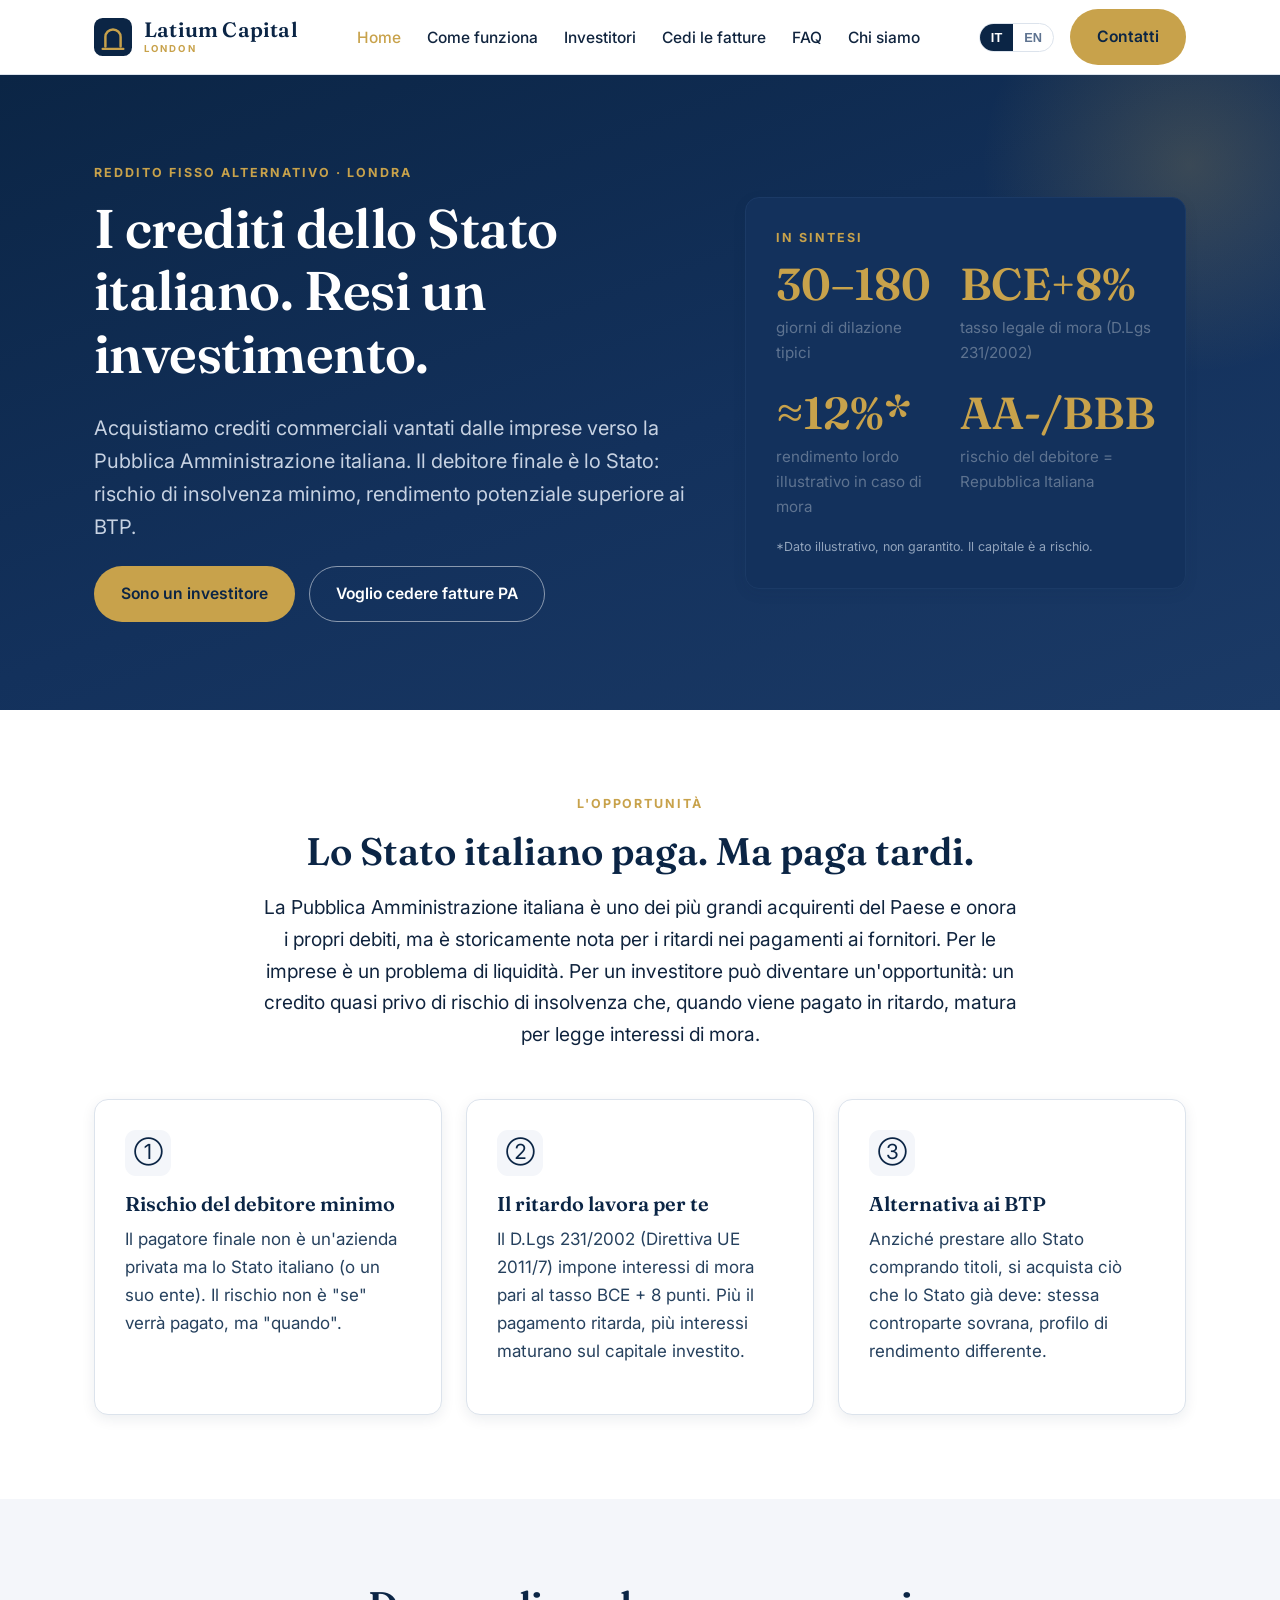
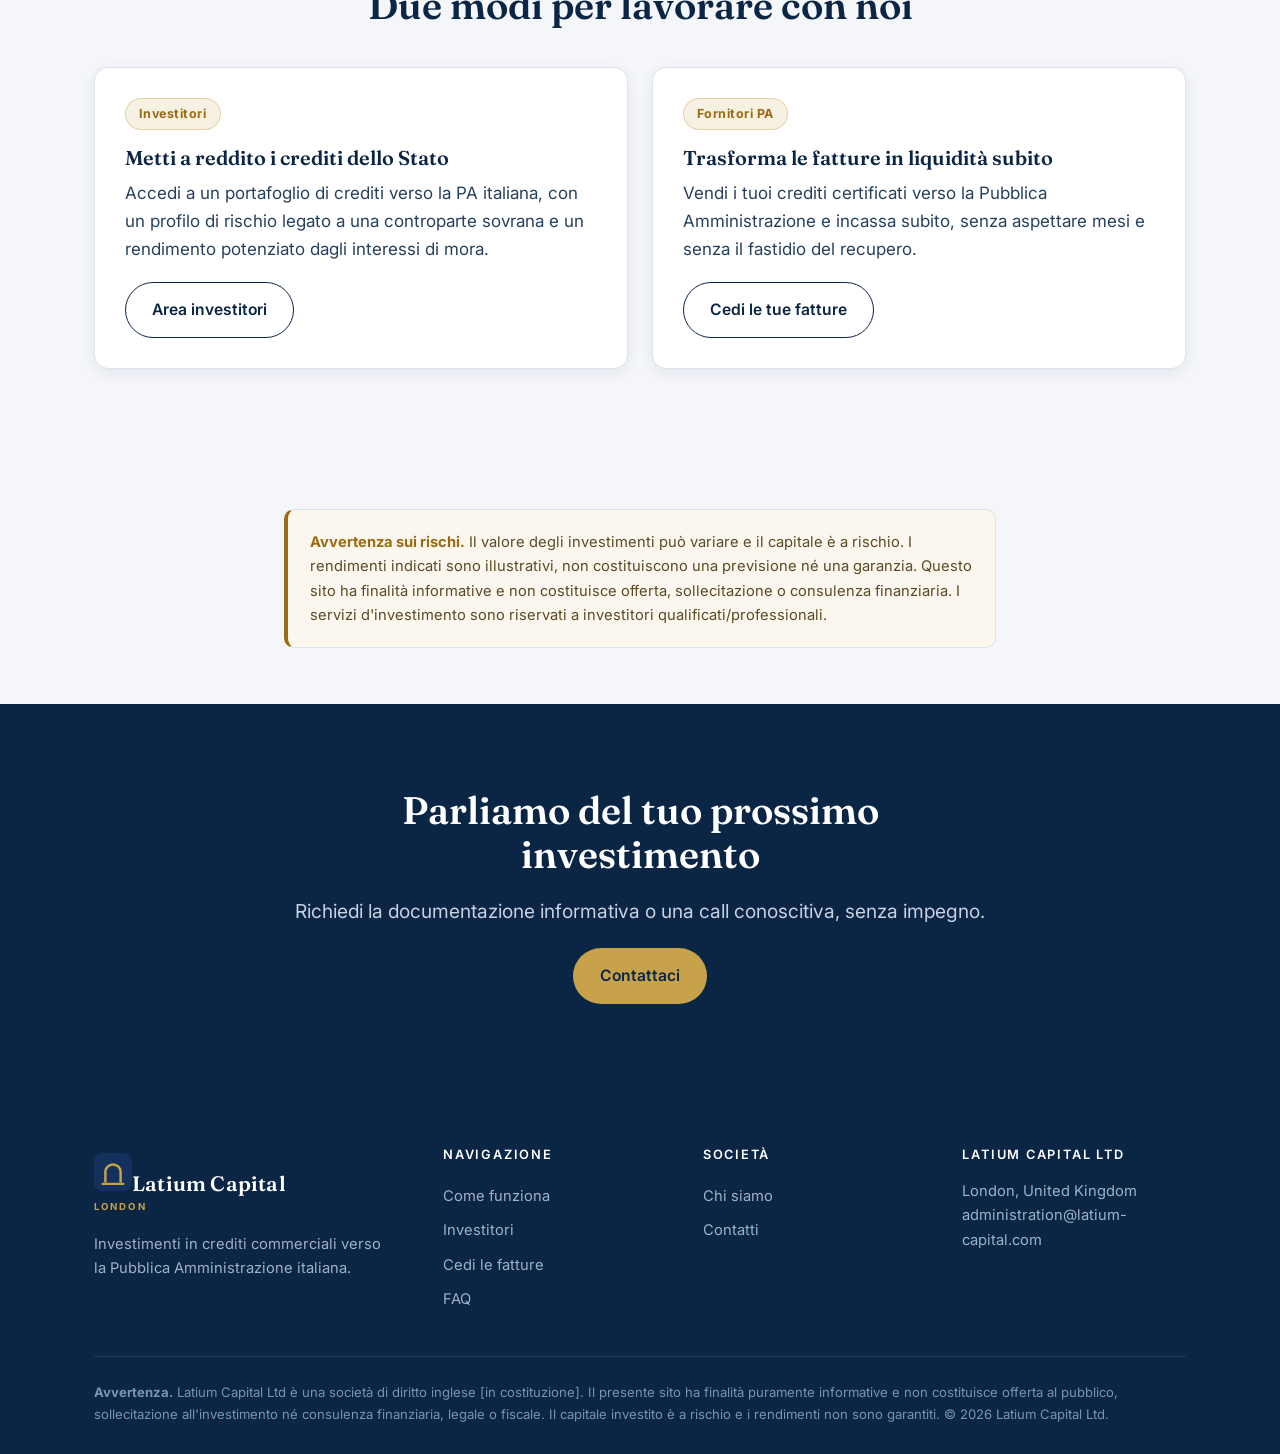
<file: index.html>
<!DOCTYPE html>
<html lang="it" data-lang="it">
<head>
<meta charset="UTF-8">
<meta name="viewport" content="width=device-width, initial-scale=1">
<title>Latium Capital — Crediti commerciali verso la PA italiana | Italian public-sector receivables</title>
<meta name="description" content="Latium Capital (London) — investiamo in crediti commerciali verso la Pubblica Amministrazione italiana. Un'alternativa ai BTP. We invest in Italian public-sector trade receivables.">
<link rel="preconnect" href="https://fonts.googleapis.com">
<link rel="preconnect" href="https://fonts.gstatic.com" crossorigin>
<link href="https://fonts.googleapis.com/css2?family=Fraunces:opsz,wght@9..144,500;9..144,600&family=Inter:wght@400;500;600;700&display=swap" rel="stylesheet">
<link rel="stylesheet" href="assets/style.css">
</head>
<body>
<header class="site">
  <div class="container nav">
    <a class="brand" href="index.html">
      <svg class="mark" viewBox="0 0 40 40" xmlns="http://www.w3.org/2000/svg" aria-label="Latium Capital"><rect width="40" height="40" rx="9" fill="#0B2545"/><path d="M12 30 L12 20 A8 8 0 0 1 28 20 L28 30" fill="none" stroke="#C8A24B" stroke-width="2.6" stroke-linecap="round"/><line x1="9" y1="32.5" x2="31" y2="32.5" stroke="#C8A24B" stroke-width="2.2" stroke-linecap="round"/></svg>
      <span class="name">Latium Capital<small>London</small></span>
    </a>
    <ul class="menu">
      <li><a class="active" href="index.html"><span class="it">Home</span><span class="en">Home</span></a></li>
      <li><a href="come-funziona.html"><span class="it">Come funziona</span><span class="en">How it works</span></a></li>
      <li><a href="investitori.html"><span class="it">Investitori</span><span class="en">Investors</span></a></li>
      <li><a href="cedenti.html"><span class="it">Cedi le fatture</span><span class="en">Sell invoices</span></a></li>
      <li><a href="faq.html">FAQ</a></li>
      <li><a href="chi-siamo.html"><span class="it">Chi siamo</span><span class="en">About</span></a></li>
    </ul>
    <div class="nav-right">
      <div class="lang"><button data-l="it">IT</button><button data-l="en">EN</button></div>
      <a class="btn btn-gold" href="contatti.html"><span class="it">Contatti</span><span class="en">Contact</span></a>
      <button class="burger" aria-label="Menu"><span></span><span></span><span></span></button>
    </div>
  </div>
</header>
<section class="hero">
  <div class="container">
    <div class="hero-grid">
      <div>
        <span class="eyebrow"><span class="it">Reddito fisso alternativo · Londra</span><span class="en">Alternative fixed income · London</span></span>
        <h1><span class="it">I crediti dello Stato italiano. Resi un investimento.</span><span class="en">Italy's public debt. Turned into an investment.</span></h1>
        <p class="lead"><span class="it">Acquistiamo crediti commerciali vantati dalle imprese verso la Pubblica Amministrazione italiana. Il debitore finale è lo Stato: rischio di insolvenza minimo, rendimento potenziale superiore ai BTP.</span><span class="en">We purchase trade receivables that companies hold against the Italian public administration. The ultimate payer is the State: minimal default risk, with a potential yield above Italian government bonds (BTP).</span></p>
        <div class="btn-row">
          <a class="btn btn-gold" href="investitori.html"><span class="it">Sono un investitore</span><span class="en">I'm an investor</span></a>
          <a class="btn btn-ghost" href="cedenti.html"><span class="it">Voglio cedere fatture PA</span><span class="en">I want to sell PA invoices</span></a>
        </div>
      </div>
      <div>
        <div class="card dark">
          <span class="eyebrow"><span class="it">In sintesi</span><span class="en">At a glance</span></span>
          <div class="stats" style="grid-template-columns:1fr 1fr;text-align:left;gap:26px">
            <div class="stat"><div class="num">30–180</div><div class="lbl"><span class="it">giorni di dilazione tipici</span><span class="en">typical payment terms (days)</span></div></div>
            <div class="stat"><div class="num">BCE+8%</div><div class="lbl"><span class="it">tasso legale di mora (D.Lgs 231/2002)</span><span class="en">statutory late-payment rate (Lgs.D. 231/2002)</span></div></div>
            <div class="stat"><div class="num">≈12%*</div><div class="lbl"><span class="it">rendimento lordo illustrativo in caso di mora</span><span class="en">illustrative gross yield when payment is late</span></div></div>
            <div class="stat"><div class="num">AA‑/BBB</div><div class="lbl"><span class="it">rischio del debitore = Repubblica Italiana</span><span class="en">debtor risk = Italian Republic</span></div></div>
          </div>
          <p style="font-size:.78rem;color:#92A4BC;margin:18px 0 0"><span class="it">*Dato illustrativo, non garantito. Il capitale è a rischio.</span><span class="en">*Illustrative, not guaranteed. Capital at risk.</span></p>
        </div>
      </div>
    </div>
  </div>
</section>
<section class="section">
  <div class="container">
    <div class="narrow center">
      <span class="eyebrow"><span class="it">L'opportunità</span><span class="en">The opportunity</span></span>
      <h2><span class="it">Lo Stato italiano paga. Ma paga tardi.</span><span class="en">The Italian State pays. But it pays late.</span></h2>
      <p class="lead"><span class="it">La Pubblica Amministrazione italiana è uno dei più grandi acquirenti del Paese e onora i propri debiti, ma è storicamente nota per i ritardi nei pagamenti ai fornitori. Per le imprese è un problema di liquidità. Per un investitore può diventare un'opportunità: un credito quasi privo di rischio di insolvenza che, quando viene pagato in ritardo, matura per legge interessi di mora.</span><span class="en">The Italian public administration is one of the country's largest buyers and honours its debts — but it is historically known for paying suppliers late. For businesses that means a cash-flow problem. For an investor it can become an opportunity: a near-default-free claim that, when paid late, accrues statutory default interest by law.</span></p>
    </div>
    <div class="grid grid-3" style="margin-top:48px">
      <div class="card"><div class="ico">①</div><h3><span class="it">Rischio del debitore minimo</span><span class="en">Minimal debtor risk</span></h3><p><span class="it">Il pagatore finale non è un'azienda privata ma lo Stato italiano (o un suo ente). Il rischio non è "se" verrà pagato, ma "quando".</span><span class="en">The ultimate payer is not a private company but the Italian State (or its entities). The risk is not "if" you get paid, but "when".</span></p></div>
      <div class="card"><div class="ico">②</div><h3><span class="it">Il ritardo lavora per te</span><span class="en">The delay works for you</span></h3><p><span class="it">Il D.Lgs 231/2002 (Direttiva UE 2011/7) impone interessi di mora pari al tasso BCE + 8 punti. Più il pagamento ritarda, più interessi maturano sul capitale investito.</span><span class="en">Italian Lgs.D. 231/2002 (EU Directive 2011/7) imposes default interest at the ECB rate + 8 points. The later the payment, the more interest accrues on the invested capital.</span></p></div>
      <div class="card"><div class="ico">③</div><h3><span class="it">Alternativa ai BTP</span><span class="en">An alternative to BTP</span></h3><p><span class="it">Anziché prestare allo Stato comprando titoli, si acquista ciò che lo Stato già deve: stessa controparte sovrana, profilo di rendimento differente.</span><span class="en">Instead of lending to the State by buying bonds, you acquire what the State already owes: same sovereign counterparty, a different return profile.</span></p></div>
    </div>
  </div>
</section>
<section class="section bg-mist">
  <div class="container">
    <div class="center narrow"><h2><span class="it">Due modi per lavorare con noi</span><span class="en">Two ways to work with us</span></h2></div>
    <div class="grid grid-2" style="margin-top:40px">
      <div class="card"><span class="pill"><span class="it">Investitori</span><span class="en">Investors</span></span><h3 style="margin-top:16px"><span class="it">Metti a reddito i crediti dello Stato</span><span class="en">Earn from the State's receivables</span></h3><p><span class="it">Accedi a un portafoglio di crediti verso la PA italiana, con un profilo di rischio legato a una controparte sovrana e un rendimento potenziato dagli interessi di mora.</span><span class="en">Access a portfolio of receivables on the Italian PA, with a risk profile tied to a sovereign counterparty and a yield enhanced by statutory late-payment interest.</span></p><a class="btn btn-outline" href="investitori.html"><span class="it">Area investitori</span><span class="en">For investors</span></a></div>
      <div class="card"><span class="pill"><span class="it">Fornitori PA</span><span class="en">PA suppliers</span></span><h3 style="margin-top:16px"><span class="it">Trasforma le fatture in liquidità subito</span><span class="en">Turn invoices into cash now</span></h3><p><span class="it">Vendi i tuoi crediti certificati verso la Pubblica Amministrazione e incassa subito, senza aspettare mesi e senza il fastidio del recupero.</span><span class="en">Sell your certified receivables on the public administration and get paid now — without waiting months or chasing collections.</span></p><a class="btn btn-outline" href="cedenti.html"><span class="it">Cedi le tue fatture</span><span class="en">Sell your invoices</span></a></div>
    </div>
  </div>
</section>
<section class="section tight bg-mist">
  <div class="container narrow">
    <div class="risk"><strong><span class="it">Avvertenza sui rischi.</span><span class="en">Risk warning.</span></strong><span class="it"> Il valore degli investimenti può variare e il capitale è a rischio. I rendimenti indicati sono illustrativi, non costituiscono una previsione né una garanzia. Questo sito ha finalità informative e non costituisce offerta, sollecitazione o consulenza finanziaria. I servizi d'investimento sono riservati a investitori qualificati/professionali.</span><span class="en"> The value of investments can fall as well as rise and your capital is at risk. Indicated returns are illustrative and are neither a forecast nor a guarantee. This website is for information only and does not constitute an offer, solicitation or financial advice. Investment services are reserved for qualified/professional investors.</span></div>
  </div>
</section>
<section class="section bg-navy center">
  <div class="container narrow"><h2><span class="it">Parliamo del tuo prossimo investimento</span><span class="en">Let's talk about your next allocation</span></h2><p class="lead" style="color:#C7D2E2"><span class="it">Richiedi la documentazione informativa o una call conoscitiva, senza impegno.</span><span class="en">Request the information pack or a no-obligation introductory call.</span></p><div class="btn-row" style="justify-content:center"><a class="btn btn-gold" href="contatti.html"><span class="it">Contattaci</span><span class="en">Get in touch</span></a></div></div>
</section>
<footer class="site">
  <div class="container">
    <div class="cols">
      <div><a class="brand" href="index.html" style="margin-bottom:16px"><svg class="mark" viewBox="0 0 40 40" xmlns="http://www.w3.org/2000/svg"><rect width="40" height="40" rx="9" fill="#13315C"/><path d="M12 30 L12 20 A8 8 0 0 1 28 20 L28 30" fill="none" stroke="#C8A24B" stroke-width="2.6" stroke-linecap="round"/><line x1="9" y1="32.5" x2="31" y2="32.5" stroke="#C8A24B" stroke-width="2.2" stroke-linecap="round"/></svg><span class="name">Latium Capital<small>London</small></span></a><p style="max-width:300px"><span class="it">Investimenti in crediti commerciali verso la Pubblica Amministrazione italiana.</span><span class="en">Investing in Italian public-sector trade receivables.</span></p></div>
      <div><h4><span class="it">Navigazione</span><span class="en">Navigate</span></h4><a href="come-funziona.html"><span class="it">Come funziona</span><span class="en">How it works</span></a><a href="investitori.html"><span class="it">Investitori</span><span class="en">Investors</span></a><a href="cedenti.html"><span class="it">Cedi le fatture</span><span class="en">Sell invoices</span></a><a href="faq.html">FAQ</a></div>
      <div><h4><span class="it">Società</span><span class="en">Company</span></h4><a href="chi-siamo.html"><span class="it">Chi siamo</span><span class="en">About</span></a><a href="contatti.html"><span class="it">Contatti</span><span class="en">Contact</span></a></div>
      <div><h4>Latium Capital Ltd</h4><p style="margin:0">London, United Kingdom<br>administration@latium-capital.com</p></div>
    </div>
    <div class="legal"><span class="it"><strong>Avvertenza.</strong> Latium Capital Ltd è una società di diritto inglese [in costituzione]. Il presente sito ha finalità puramente informative e non costituisce offerta al pubblico, sollecitazione all'investimento né consulenza finanziaria, legale o fiscale. Il capitale investito è a rischio e i rendimenti non sono garantiti. © 2026 Latium Capital Ltd.</span><span class="en"><strong>Disclaimer.</strong> Latium Capital Ltd is a company incorporated under English law [in formation]. This website is for information purposes only and does not constitute a public offer, an investment solicitation, or financial, legal or tax advice. Invested capital is at risk and returns are not guaranteed. © 2026 Latium Capital Ltd.</span></div>
  </div>
</footer>
<script src="assets/site.js"></script>
</body>
</html>
</file>
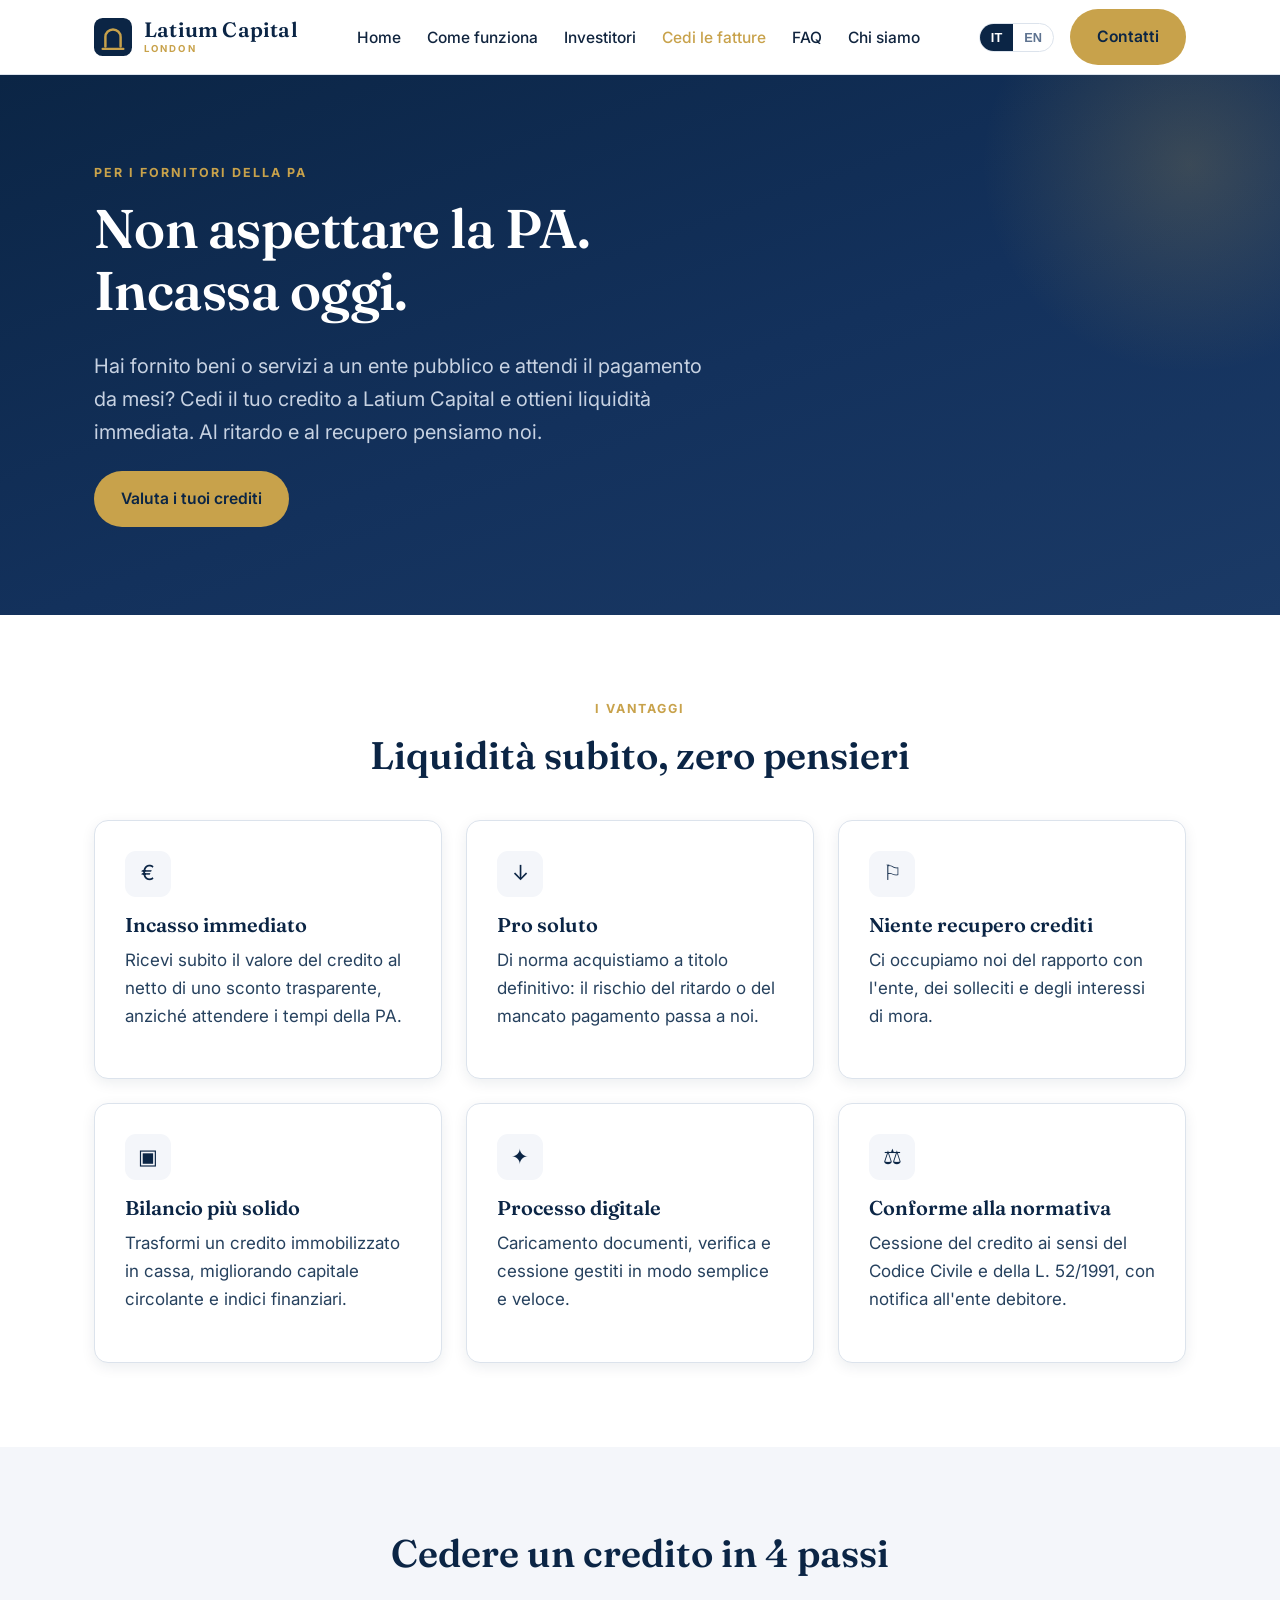
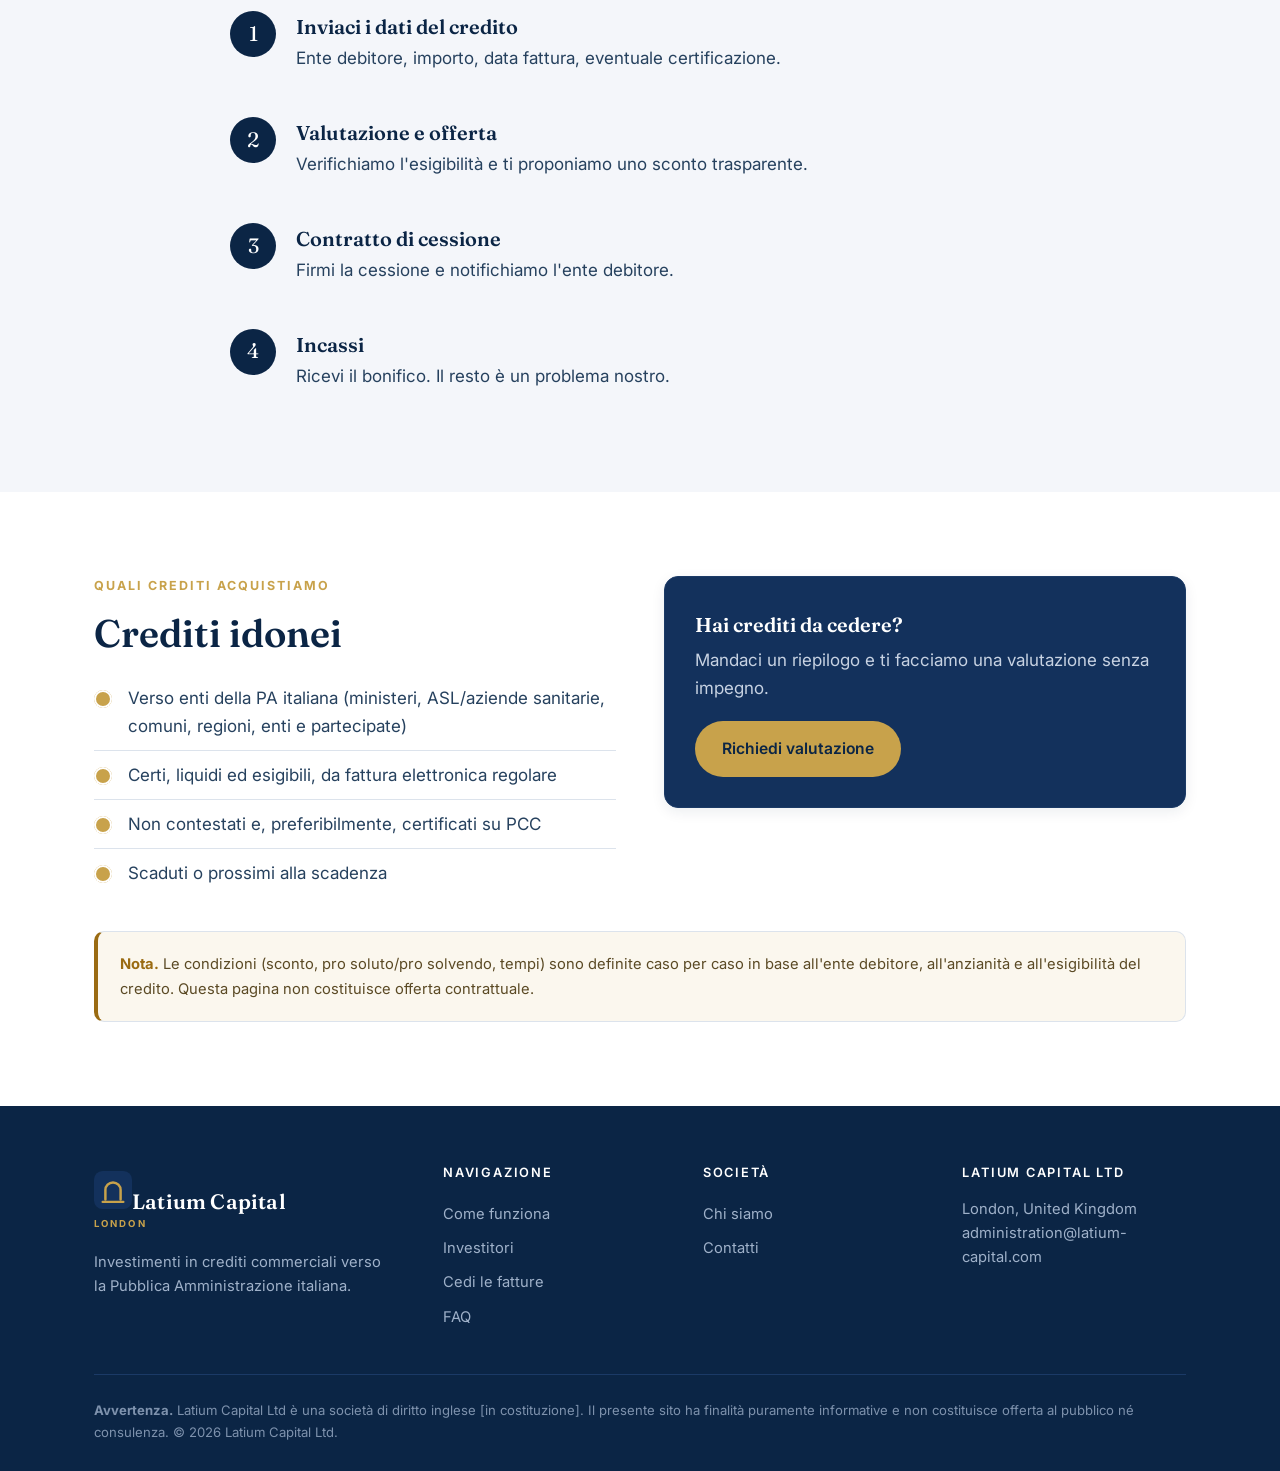
<file: cedenti.html>
<!DOCTYPE html>
<html lang="it" data-lang="it">
<head>
<meta charset="UTF-8">
<meta name="viewport" content="width=device-width, initial-scale=1">
<title>Cedi le fatture — Latium Capital | Sell PA invoices</title>
<meta name="description" content="Hai crediti verso la Pubblica Amministrazione italiana? Cedili a Latium Capital e incassa subito, senza aspettare mesi e senza recupero.">
<link rel="preconnect" href="https://fonts.googleapis.com">
<link rel="preconnect" href="https://fonts.gstatic.com" crossorigin>
<link href="https://fonts.googleapis.com/css2?family=Fraunces:opsz,wght@9..144,500;9..144,600&family=Inter:wght@400;500;600;700&display=swap" rel="stylesheet">
<link rel="stylesheet" href="assets/style.css">
</head>
<body>
<header class="site">
  <div class="container nav">
    <a class="brand" href="index.html"><svg class="mark" viewBox="0 0 40 40" xmlns="http://www.w3.org/2000/svg"><rect width="40" height="40" rx="9" fill="#0B2545"/><path d="M12 30 L12 20 A8 8 0 0 1 28 20 L28 30" fill="none" stroke="#C8A24B" stroke-width="2.6" stroke-linecap="round"/><line x1="9" y1="32.5" x2="31" y2="32.5" stroke="#C8A24B" stroke-width="2.2" stroke-linecap="round"/></svg><span class="name">Latium Capital<small>London</small></span></a>
    <ul class="menu">
      <li><a href="index.html"><span class="it">Home</span><span class="en">Home</span></a></li>
      <li><a href="come-funziona.html"><span class="it">Come funziona</span><span class="en">How it works</span></a></li>
      <li><a href="investitori.html"><span class="it">Investitori</span><span class="en">Investors</span></a></li>
      <li><a class="active" href="cedenti.html"><span class="it">Cedi le fatture</span><span class="en">Sell invoices</span></a></li>
      <li><a href="faq.html">FAQ</a></li>
      <li><a href="chi-siamo.html"><span class="it">Chi siamo</span><span class="en">About</span></a></li>
    </ul>
    <div class="nav-right">
      <div class="lang"><button data-l="it">IT</button><button data-l="en">EN</button></div>
      <a class="btn btn-gold" href="contatti.html"><span class="it">Contatti</span><span class="en">Contact</span></a>
      <button class="burger" aria-label="Menu"><span></span><span></span><span></span></button>
    </div>
  </div>
</header>
<section class="hero">
  <div class="container">
    <span class="eyebrow"><span class="it">Per i fornitori della PA</span><span class="en">For PA suppliers</span></span>
    <h1><span class="it">Non aspettare la PA. Incassa oggi.</span><span class="en">Don't wait for the PA. Get paid today.</span></h1>
    <p class="lead"><span class="it">Hai fornito beni o servizi a un ente pubblico e attendi il pagamento da mesi? Cedi il tuo credito a Latium Capital e ottieni liquidità immediata. Al ritardo e al recupero pensiamo noi.</span><span class="en">Have you supplied a public body and been waiting months to be paid? Sell your receivable to Latium Capital and get immediate liquidity. We handle the delay and the collection.</span></p>
    <div class="btn-row"><a class="btn btn-gold" href="contatti.html"><span class="it">Valuta i tuoi crediti</span><span class="en">Get your receivables assessed</span></a></div>
  </div>
</section>
<section class="section">
  <div class="container">
    <div class="center narrow"><span class="eyebrow"><span class="it">I vantaggi</span><span class="en">The benefits</span></span><h2><span class="it">Liquidità subito, zero pensieri</span><span class="en">Cash now, zero hassle</span></h2></div>
    <div class="grid grid-3" style="margin-top:42px">
      <div class="card"><div class="ico">€</div><h3><span class="it">Incasso immediato</span><span class="en">Immediate payout</span></h3><p><span class="it">Ricevi subito il valore del credito al netto di uno sconto trasparente, anziché attendere i tempi della PA.</span><span class="en">Receive the value of the receivable now, net of a transparent discount, instead of waiting for the PA.</span></p></div>
      <div class="card"><div class="ico">↓</div><h3><span class="it">Pro soluto</span><span class="en">Non-recourse</span></h3><p><span class="it">Di norma acquistiamo a titolo definitivo: il rischio del ritardo o del mancato pagamento passa a noi.</span><span class="en">We normally buy on a final basis: the risk of delay or non-payment passes to us.</span></p></div>
      <div class="card"><div class="ico">⚐</div><h3><span class="it">Niente recupero crediti</span><span class="en">No collections</span></h3><p><span class="it">Ci occupiamo noi del rapporto con l'ente, dei solleciti e degli interessi di mora.</span><span class="en">We handle the relationship with the entity, the reminders and the default interest.</span></p></div>
      <div class="card"><div class="ico">▣</div><h3><span class="it">Bilancio più solido</span><span class="en">Stronger balance sheet</span></h3><p><span class="it">Trasformi un credito immobilizzato in cassa, migliorando capitale circolante e indici finanziari.</span><span class="en">Turn a frozen receivable into cash, improving working capital and financial ratios.</span></p></div>
      <div class="card"><div class="ico">✦</div><h3><span class="it">Processo digitale</span><span class="en">Digital process</span></h3><p><span class="it">Caricamento documenti, verifica e cessione gestiti in modo semplice e veloce.</span><span class="en">Document upload, verification and assignment handled simply and quickly.</span></p></div>
      <div class="card"><div class="ico">⚖</div><h3><span class="it">Conforme alla normativa</span><span class="en">Compliant</span></h3><p><span class="it">Cessione del credito ai sensi del Codice Civile e della L. 52/1991, con notifica all'ente debitore.</span><span class="en">Assignment of receivables under the Civil Code and Law 52/1991, with notice to the debtor entity.</span></p></div>
    </div>
  </div>
</section>
<section class="section bg-mist">
  <div class="container">
    <div class="center narrow"><h2><span class="it">Cedere un credito in 4 passi</span><span class="en">Selling a receivable in 4 steps</span></h2></div>
    <div class="steps" style="max-width:820px;margin:36px auto 0;gap:26px">
      <div class="step"><div class="n"></div><div><h3><span class="it">Inviaci i dati del credito</span><span class="en">Send us the receivable details</span></h3><p><span class="it">Ente debitore, importo, data fattura, eventuale certificazione.</span><span class="en">Debtor entity, amount, invoice date, certification if any.</span></p></div></div>
      <div class="step"><div class="n"></div><div><h3><span class="it">Valutazione e offerta</span><span class="en">Assessment &amp; offer</span></h3><p><span class="it">Verifichiamo l'esigibilità e ti proponiamo uno sconto trasparente.</span><span class="en">We verify enforceability and propose a transparent discount.</span></p></div></div>
      <div class="step"><div class="n"></div><div><h3><span class="it">Contratto di cessione</span><span class="en">Assignment agreement</span></h3><p><span class="it">Firmi la cessione e notifichiamo l'ente debitore.</span><span class="en">You sign the assignment and we notify the debtor entity.</span></p></div></div>
      <div class="step"><div class="n"></div><div><h3><span class="it">Incassi</span><span class="en">You get paid</span></h3><p><span class="it">Ricevi il bonifico. Il resto è un problema nostro.</span><span class="en">You receive the transfer. The rest is our problem.</span></p></div></div>
    </div>
  </div>
</section>
<section class="section">
  <div class="container">
    <div class="grid grid-2" style="gap:48px;align-items:start">
      <div>
        <span class="eyebrow"><span class="it">Quali crediti acquistiamo</span><span class="en">Which receivables we buy</span></span>
        <h2><span class="it">Crediti idonei</span><span class="en">Eligible receivables</span></h2>
        <ul class="ticks">
          <li><span class="it">Verso enti della PA italiana (ministeri, ASL/aziende sanitarie, comuni, regioni, enti e partecipate)</span><span class="en">Owed by Italian PA entities (ministries, health authorities, municipalities, regions, public bodies and SOEs)</span></li>
          <li><span class="it">Certi, liquidi ed esigibili, da fattura elettronica regolare</span><span class="en">Certain, liquid and enforceable, from a regular e-invoice</span></li>
          <li><span class="it">Non contestati e, preferibilmente, certificati su PCC</span><span class="en">Undisputed and, preferably, certified on the PCC platform</span></li>
          <li><span class="it">Scaduti o prossimi alla scadenza</span><span class="en">Overdue or close to maturity</span></li>
        </ul>
      </div>
      <div class="card dark"><h3><span class="it">Hai crediti da cedere?</span><span class="en">Have receivables to sell?</span></h3><p><span class="it">Mandaci un riepilogo e ti facciamo una valutazione senza impegno.</span><span class="en">Send us a summary and we'll give you a no-obligation assessment.</span></p><a class="btn btn-gold" href="contatti.html"><span class="it">Richiedi valutazione</span><span class="en">Request an assessment</span></a></div>
    </div>
    <div class="risk" style="margin-top:34px"><strong><span class="it">Nota.</span><span class="en">Note.</span></strong><span class="it"> Le condizioni (sconto, pro soluto/pro solvendo, tempi) sono definite caso per caso in base all'ente debitore, all'anzianità e all'esigibilità del credito. Questa pagina non costituisce offerta contrattuale.</span><span class="en"> Terms (discount, recourse/non-recourse, timing) are defined case by case based on the debtor entity, age and enforceability of the receivable. This page is not a contractual offer.</span></div>
  </div>
</section>
<footer class="site">
  <div class="container">
    <div class="cols">
      <div><a class="brand" href="index.html" style="margin-bottom:16px"><svg class="mark" viewBox="0 0 40 40" xmlns="http://www.w3.org/2000/svg"><rect width="40" height="40" rx="9" fill="#13315C"/><path d="M12 30 L12 20 A8 8 0 0 1 28 20 L28 30" fill="none" stroke="#C8A24B" stroke-width="2.6" stroke-linecap="round"/><line x1="9" y1="32.5" x2="31" y2="32.5" stroke="#C8A24B" stroke-width="2.2" stroke-linecap="round"/></svg><span class="name">Latium Capital<small>London</small></span></a><p style="max-width:300px"><span class="it">Investimenti in crediti commerciali verso la Pubblica Amministrazione italiana.</span><span class="en">Investing in Italian public-sector trade receivables.</span></p></div>
      <div><h4><span class="it">Navigazione</span><span class="en">Navigate</span></h4><a href="come-funziona.html"><span class="it">Come funziona</span><span class="en">How it works</span></a><a href="investitori.html"><span class="it">Investitori</span><span class="en">Investors</span></a><a href="cedenti.html"><span class="it">Cedi le fatture</span><span class="en">Sell invoices</span></a><a href="faq.html">FAQ</a></div>
      <div><h4><span class="it">Società</span><span class="en">Company</span></h4><a href="chi-siamo.html"><span class="it">Chi siamo</span><span class="en">About</span></a><a href="contatti.html"><span class="it">Contatti</span><span class="en">Contact</span></a></div>
      <div><h4>Latium Capital Ltd</h4><p style="margin:0">London, United Kingdom<br>administration@latium-capital.com</p></div>
    </div>
    <div class="legal"><span class="it"><strong>Avvertenza.</strong> Latium Capital Ltd è una società di diritto inglese [in costituzione]. Il presente sito ha finalità puramente informative e non costituisce offerta al pubblico né consulenza. © 2026 Latium Capital Ltd.</span><span class="en"><strong>Disclaimer.</strong> Latium Capital Ltd is a company incorporated under English law [in formation]. This website is for information only and does not constitute a public offer or advice. © 2026 Latium Capital Ltd.</span></div>
  </div>
</footer>
<script src="assets/site.js"></script>
</body>
</html>
</file>
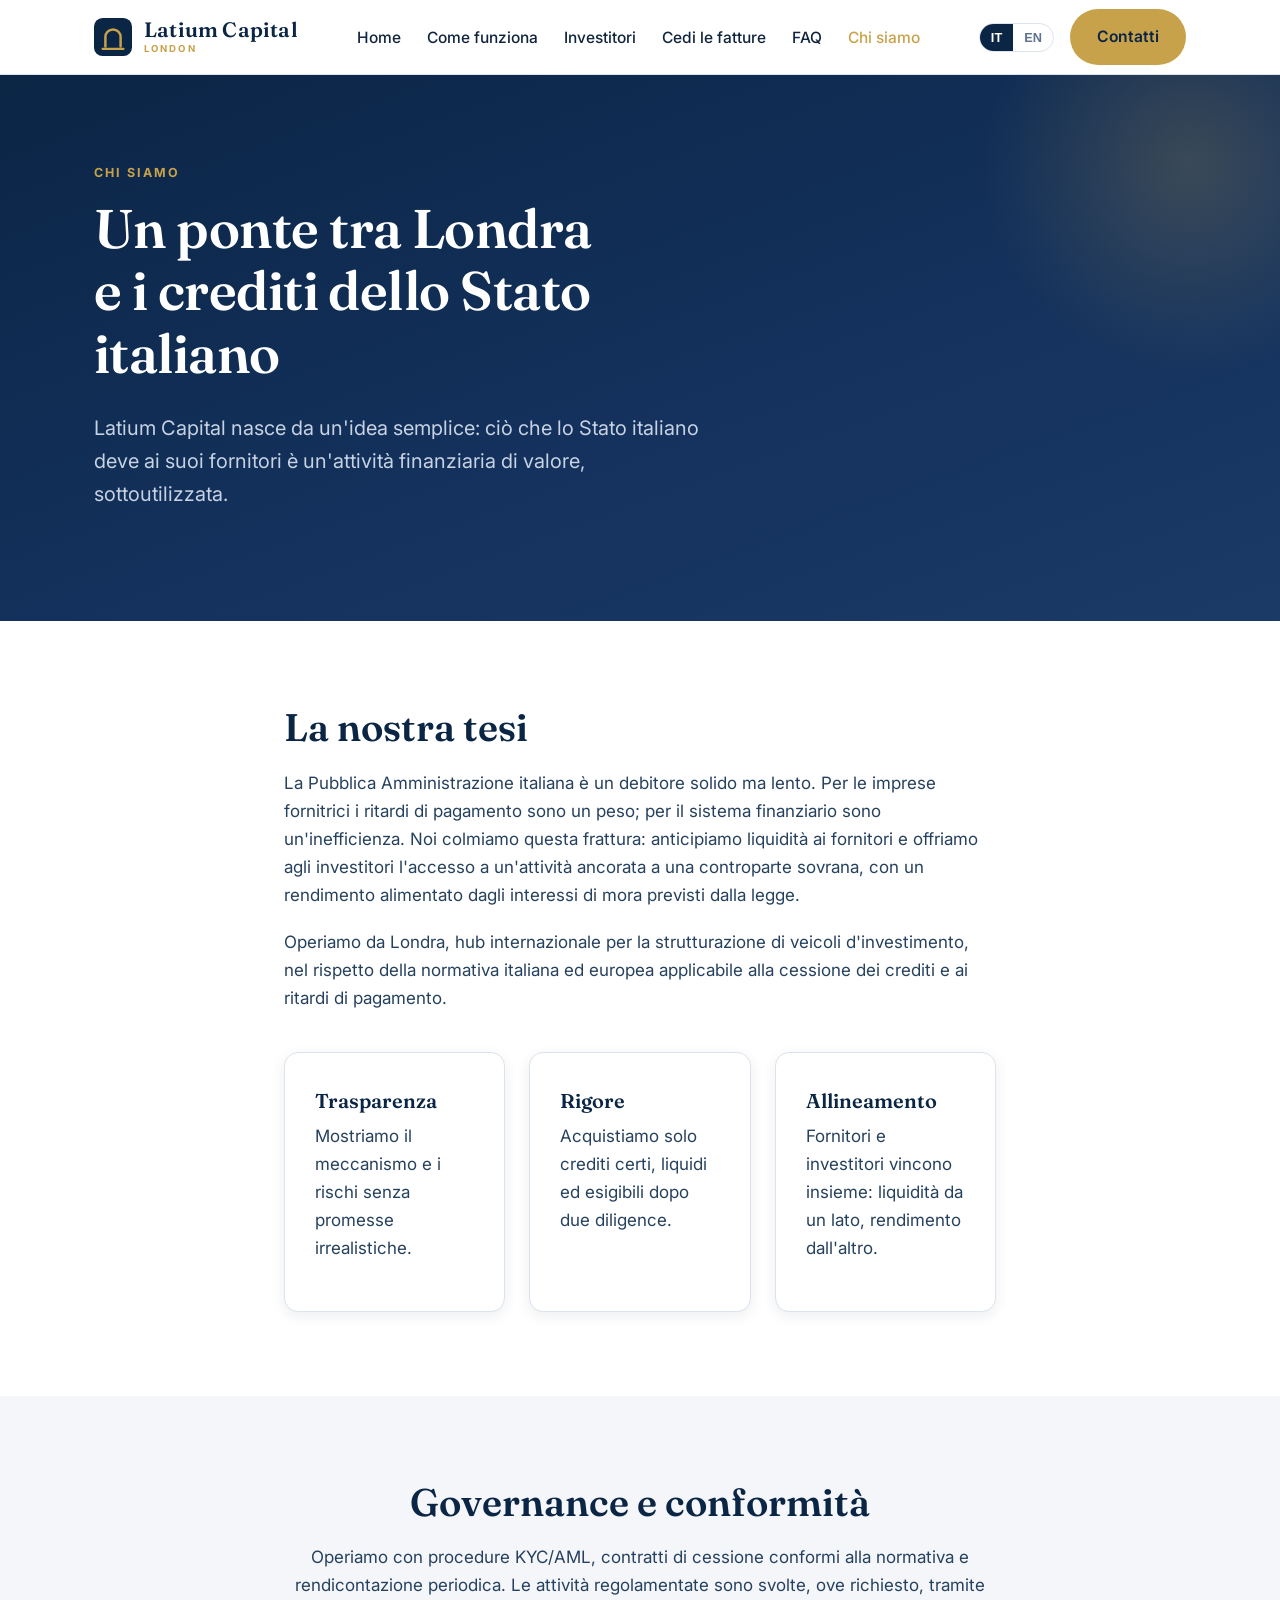
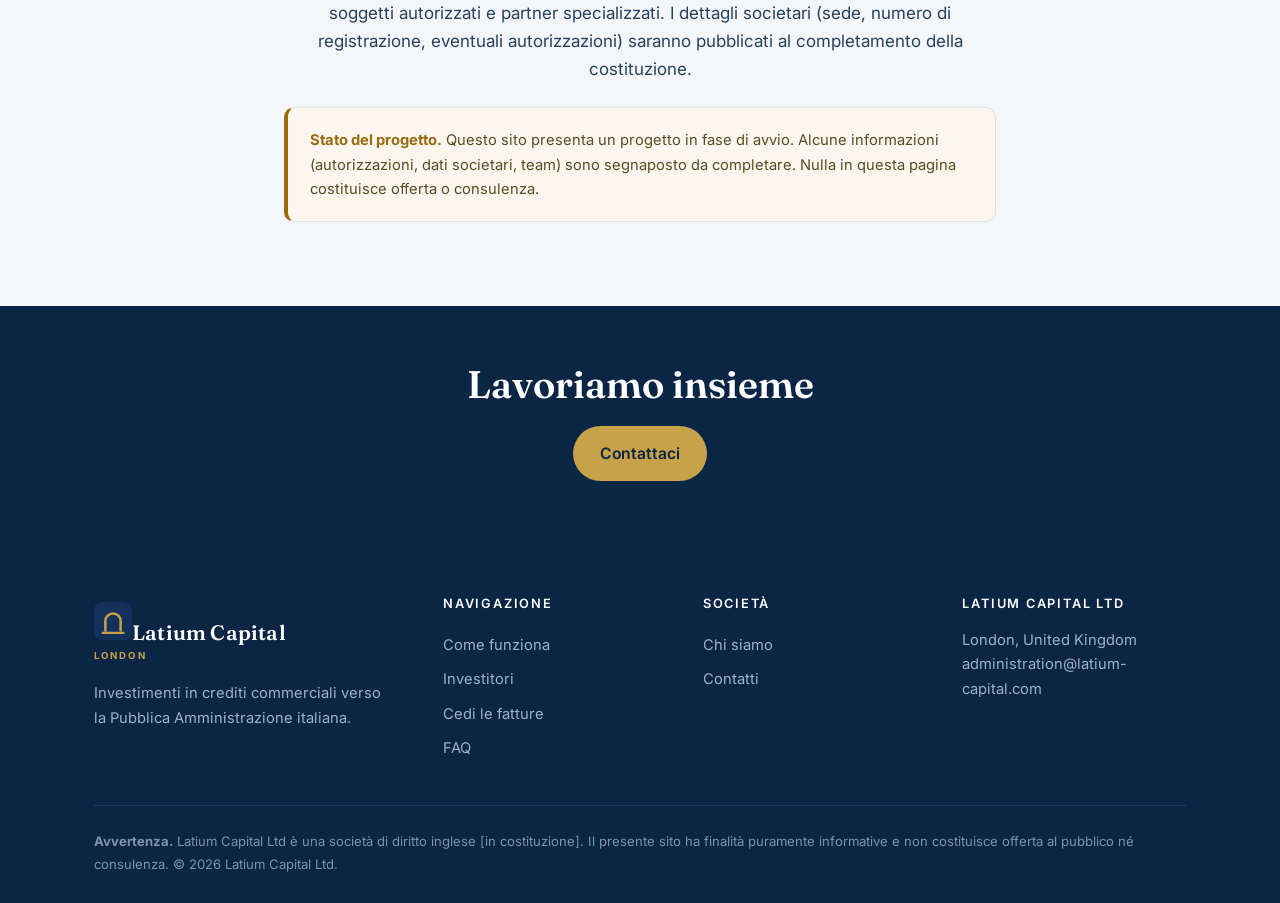
<file: chi-siamo.html>
<!DOCTYPE html>
<html lang="it" data-lang="it">
<head>
<meta charset="UTF-8">
<meta name="viewport" content="width=device-width, initial-scale=1">
<title>Chi siamo — Latium Capital | About</title>
<meta name="description" content="Latium Capital: una società londinese specializzata nei crediti commerciali verso la Pubblica Amministrazione italiana.">
<link rel="preconnect" href="https://fonts.googleapis.com">
<link rel="preconnect" href="https://fonts.gstatic.com" crossorigin>
<link href="https://fonts.googleapis.com/css2?family=Fraunces:opsz,wght@9..144,500;9..144,600&family=Inter:wght@400;500;600;700&display=swap" rel="stylesheet">
<link rel="stylesheet" href="assets/style.css">
</head>
<body>
<header class="site">
  <div class="container nav">
    <a class="brand" href="index.html"><svg class="mark" viewBox="0 0 40 40" xmlns="http://www.w3.org/2000/svg"><rect width="40" height="40" rx="9" fill="#0B2545"/><path d="M12 30 L12 20 A8 8 0 0 1 28 20 L28 30" fill="none" stroke="#C8A24B" stroke-width="2.6" stroke-linecap="round"/><line x1="9" y1="32.5" x2="31" y2="32.5" stroke="#C8A24B" stroke-width="2.2" stroke-linecap="round"/></svg><span class="name">Latium Capital<small>London</small></span></a>
    <ul class="menu">
      <li><a href="index.html"><span class="it">Home</span><span class="en">Home</span></a></li>
      <li><a href="come-funziona.html"><span class="it">Come funziona</span><span class="en">How it works</span></a></li>
      <li><a href="investitori.html"><span class="it">Investitori</span><span class="en">Investors</span></a></li>
      <li><a href="cedenti.html"><span class="it">Cedi le fatture</span><span class="en">Sell invoices</span></a></li>
      <li><a href="faq.html">FAQ</a></li>
      <li><a class="active" href="chi-siamo.html"><span class="it">Chi siamo</span><span class="en">About</span></a></li>
    </ul>
    <div class="nav-right">
      <div class="lang"><button data-l="it">IT</button><button data-l="en">EN</button></div>
      <a class="btn btn-gold" href="contatti.html"><span class="it">Contatti</span><span class="en">Contact</span></a>
      <button class="burger" aria-label="Menu"><span></span><span></span><span></span></button>
    </div>
  </div>
</header>
<section class="hero">
  <div class="container">
    <span class="eyebrow"><span class="it">Chi siamo</span><span class="en">About us</span></span>
    <h1><span class="it">Un ponte tra Londra e i crediti dello Stato italiano</span><span class="en">A bridge between London and the Italian State's receivables</span></h1>
    <p class="lead"><span class="it">Latium Capital nasce da un'idea semplice: ciò che lo Stato italiano deve ai suoi fornitori è un'attività finanziaria di valore, sottoutilizzata.</span><span class="en">Latium Capital was born from a simple idea: what the Italian State owes its suppliers is a valuable, under-used financial asset.</span></p>
  </div>
</section>
<section class="section">
  <div class="container narrow">
    <h2><span class="it">La nostra tesi</span><span class="en">Our thesis</span></h2>
    <p><span class="it">La Pubblica Amministrazione italiana è un debitore solido ma lento. Per le imprese fornitrici i ritardi di pagamento sono un peso; per il sistema finanziario sono un'inefficienza. Noi colmiamo questa frattura: anticipiamo liquidità ai fornitori e offriamo agli investitori l'accesso a un'attività ancorata a una controparte sovrana, con un rendimento alimentato dagli interessi di mora previsti dalla legge.</span><span class="en">The Italian public administration is a solid but slow debtor. For supplier companies, payment delays are a burden; for the financial system, an inefficiency. We close that gap: we advance liquidity to suppliers and give investors access to an asset anchored to a sovereign counterparty, with a return fed by statutory default interest.</span></p>
    <p><span class="it">Operiamo da Londra, hub internazionale per la strutturazione di veicoli d'investimento, nel rispetto della normativa italiana ed europea applicabile alla cessione dei crediti e ai ritardi di pagamento.</span><span class="en">We operate from London, an international hub for structuring investment vehicles, in compliance with the Italian and EU law applicable to the assignment of receivables and to late payments.</span></p>
    <div class="grid grid-3" style="margin-top:40px">
      <div class="card"><h3><span class="it">Trasparenza</span><span class="en">Transparency</span></h3><p><span class="it">Mostriamo il meccanismo e i rischi senza promesse irrealistiche.</span><span class="en">We show the mechanism and the risks without unrealistic promises.</span></p></div>
      <div class="card"><h3><span class="it">Rigore</span><span class="en">Rigour</span></h3><p><span class="it">Acquistiamo solo crediti certi, liquidi ed esigibili dopo due diligence.</span><span class="en">We only buy certain, liquid, enforceable receivables after due diligence.</span></p></div>
      <div class="card"><h3><span class="it">Allineamento</span><span class="en">Alignment</span></h3><p><span class="it">Fornitori e investitori vincono insieme: liquidità da un lato, rendimento dall'altro.</span><span class="en">Suppliers and investors win together: liquidity on one side, return on the other.</span></p></div>
    </div>
  </div>
</section>
<section class="section bg-mist">
  <div class="container narrow center">
    <h2><span class="it">Governance e conformità</span><span class="en">Governance &amp; compliance</span></h2>
    <p><span class="it">Operiamo con procedure KYC/AML, contratti di cessione conformi alla normativa e rendicontazione periodica. Le attività regolamentate sono svolte, ove richiesto, tramite soggetti autorizzati e partner specializzati. I dettagli societari (sede, numero di registrazione, eventuali autorizzazioni) saranno pubblicati al completamento della costituzione.</span><span class="en">We operate with KYC/AML procedures, assignment contracts compliant with regulation and periodic reporting. Regulated activities are carried out, where required, through authorised entities and specialised partners. Corporate details (registered office, company number, any authorisations) will be published once incorporation is complete.</span></p>
    <div class="risk" style="text-align:left;margin-top:24px"><strong><span class="it">Stato del progetto.</span><span class="en">Project status.</span></strong><span class="it"> Questo sito presenta un progetto in fase di avvio. Alcune informazioni (autorizzazioni, dati societari, team) sono segnaposto da completare. Nulla in questa pagina costituisce offerta o consulenza.</span><span class="en"> This site presents a project in its launch phase. Some information (authorisations, corporate data, team) is placeholder to be completed. Nothing on this page constitutes an offer or advice.</span></div>
  </div>
</section>
<section class="section tight bg-navy center">
  <div class="container narrow"><h2><span class="it">Lavoriamo insieme</span><span class="en">Let's work together</span></h2><div class="btn-row" style="justify-content:center"><a class="btn btn-gold" href="contatti.html"><span class="it">Contattaci</span><span class="en">Contact us</span></a></div></div>
</section>
<footer class="site">
  <div class="container">
    <div class="cols">
      <div><a class="brand" href="index.html" style="margin-bottom:16px"><svg class="mark" viewBox="0 0 40 40" xmlns="http://www.w3.org/2000/svg"><rect width="40" height="40" rx="9" fill="#13315C"/><path d="M12 30 L12 20 A8 8 0 0 1 28 20 L28 30" fill="none" stroke="#C8A24B" stroke-width="2.6" stroke-linecap="round"/><line x1="9" y1="32.5" x2="31" y2="32.5" stroke="#C8A24B" stroke-width="2.2" stroke-linecap="round"/></svg><span class="name">Latium Capital<small>London</small></span></a><p style="max-width:300px"><span class="it">Investimenti in crediti commerciali verso la Pubblica Amministrazione italiana.</span><span class="en">Investing in Italian public-sector trade receivables.</span></p></div>
      <div><h4><span class="it">Navigazione</span><span class="en">Navigate</span></h4><a href="come-funziona.html"><span class="it">Come funziona</span><span class="en">How it works</span></a><a href="investitori.html"><span class="it">Investitori</span><span class="en">Investors</span></a><a href="cedenti.html"><span class="it">Cedi le fatture</span><span class="en">Sell invoices</span></a><a href="faq.html">FAQ</a></div>
      <div><h4><span class="it">Società</span><span class="en">Company</span></h4><a href="chi-siamo.html"><span class="it">Chi siamo</span><span class="en">About</span></a><a href="contatti.html"><span class="it">Contatti</span><span class="en">Contact</span></a></div>
      <div><h4>Latium Capital Ltd</h4><p style="margin:0">London, United Kingdom<br>administration@latium-capital.com</p></div>
    </div>
    <div class="legal"><span class="it"><strong>Avvertenza.</strong> Latium Capital Ltd è una società di diritto inglese [in costituzione]. Il presente sito ha finalità puramente informative e non costituisce offerta al pubblico né consulenza. © 2026 Latium Capital Ltd.</span><span class="en"><strong>Disclaimer.</strong> Latium Capital Ltd is a company incorporated under English law [in formation]. This website is for information only and does not constitute a public offer or advice. © 2026 Latium Capital Ltd.</span></div>
  </div>
</footer>
<script src="assets/site.js"></script>
</body>
</html>
</file>
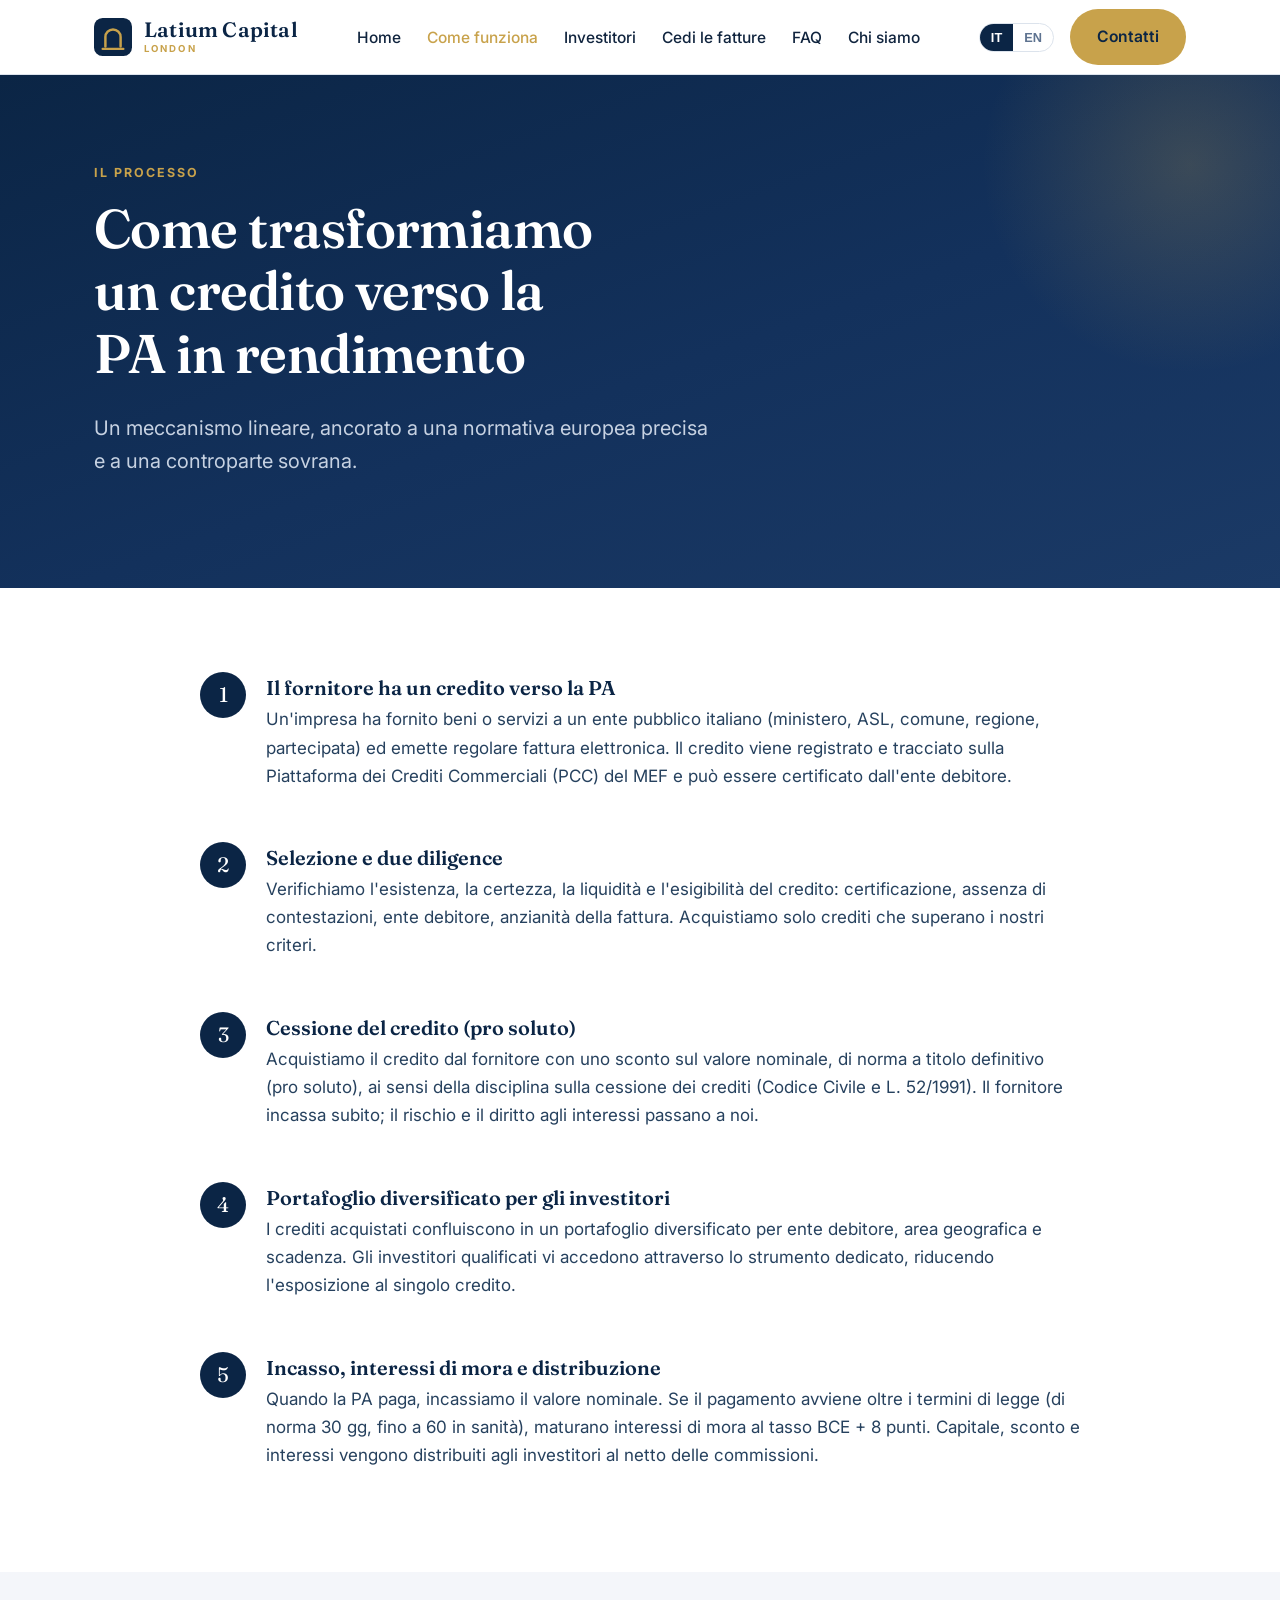
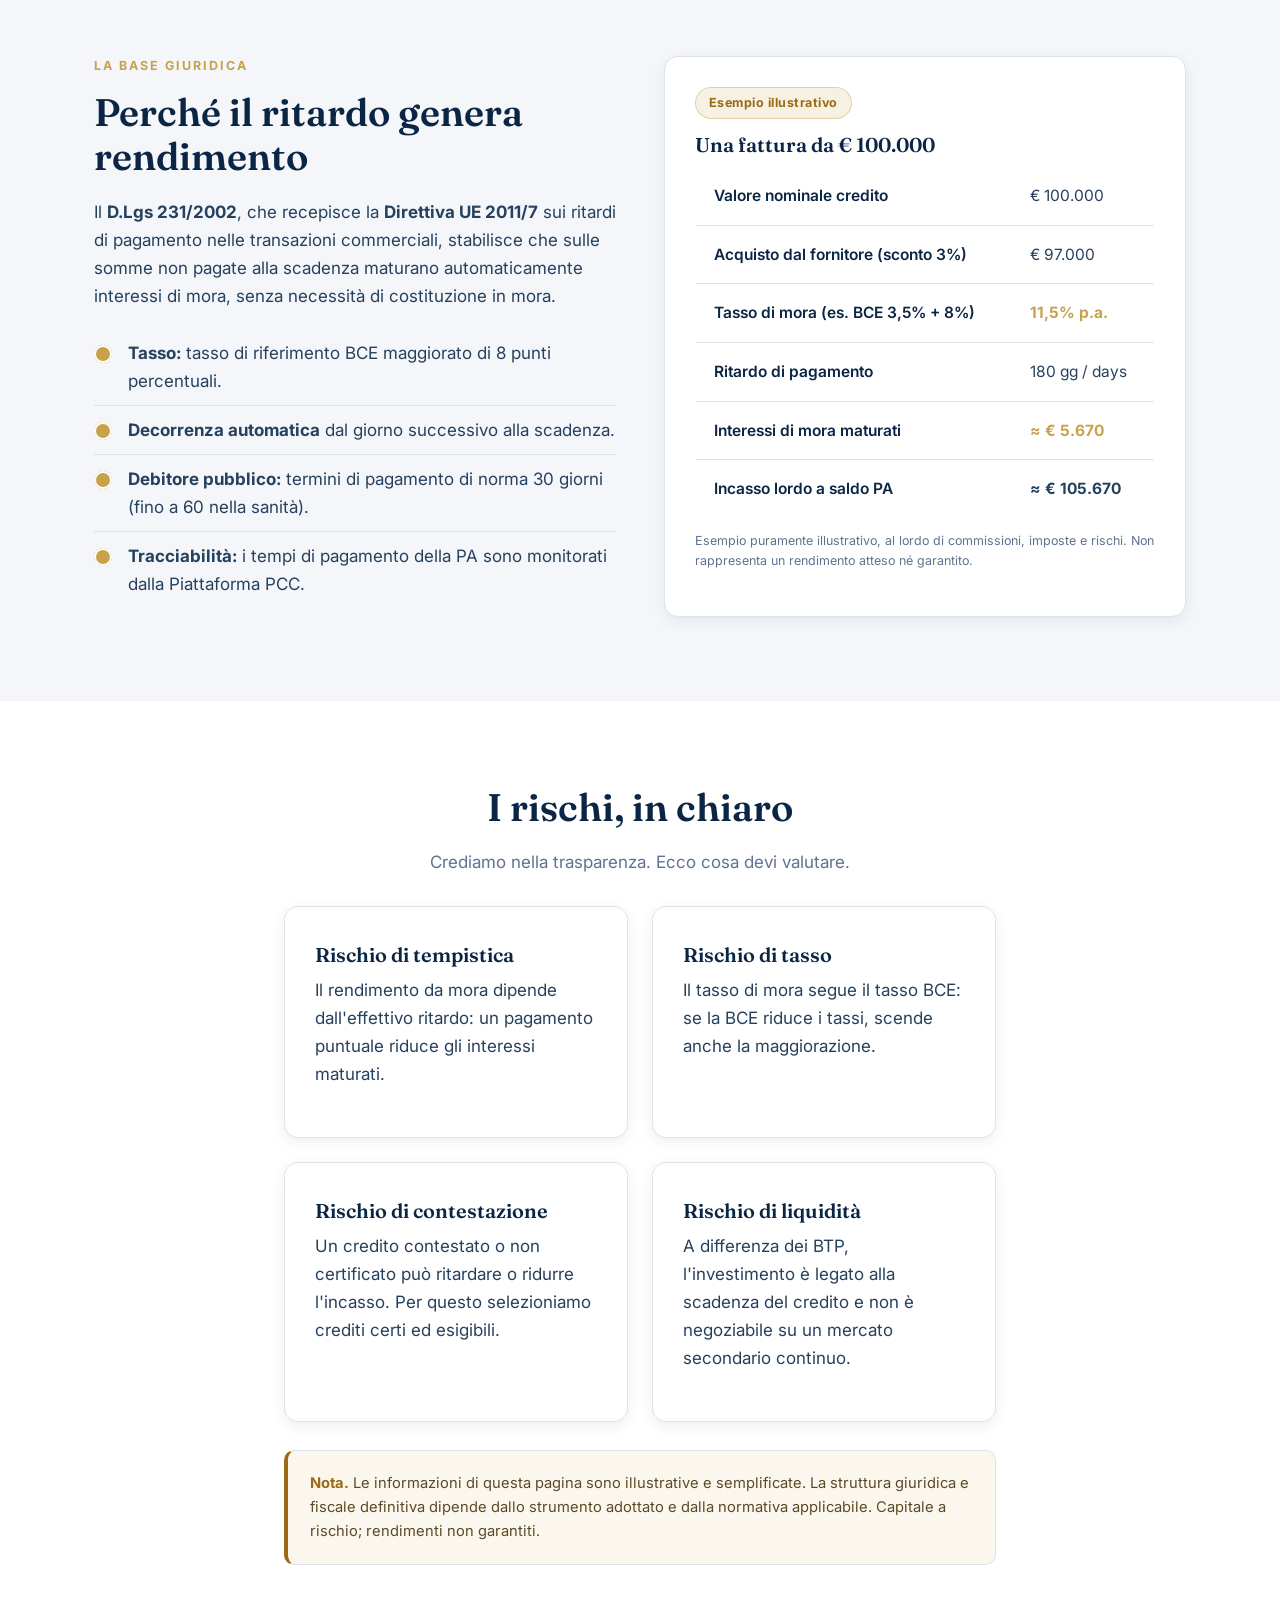
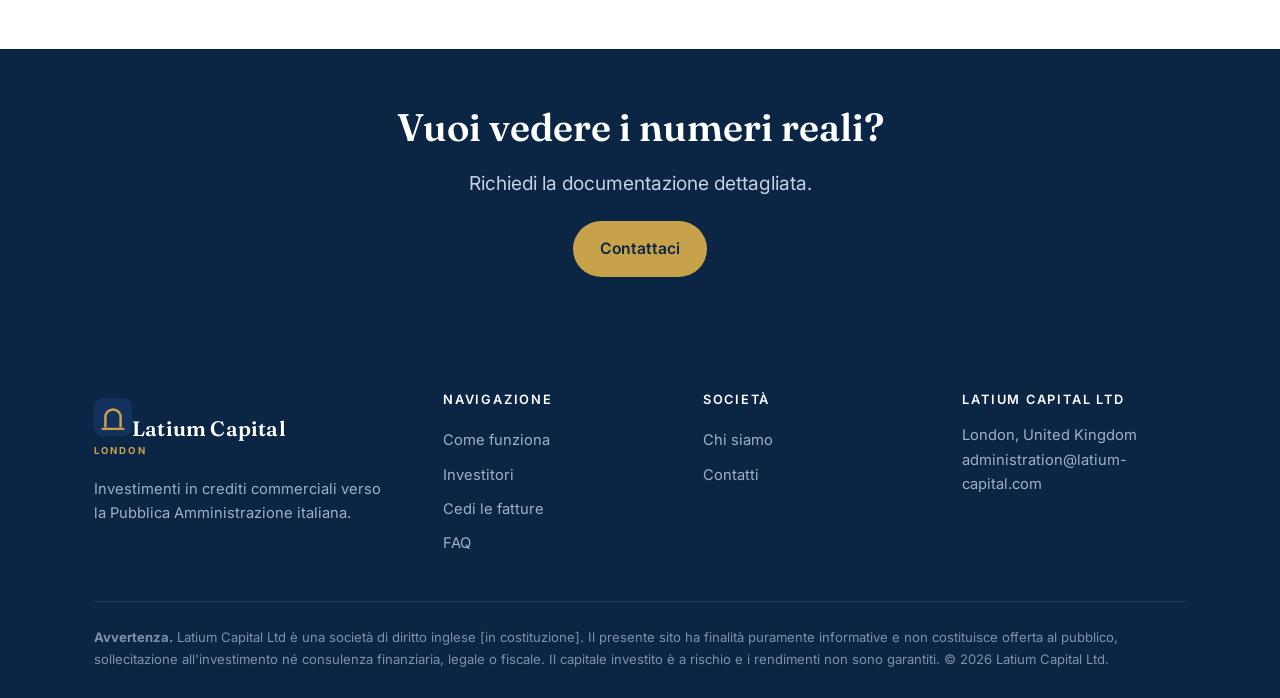
<file: come-funziona.html>
<!DOCTYPE html>
<html lang="it" data-lang="it">
<head>
<meta charset="UTF-8">
<meta name="viewport" content="width=device-width, initial-scale=1">
<title>Come funziona — Latium Capital | How it works</title>
<meta name="description" content="Il processo Latium Capital: acquisto di crediti certificati verso la PA italiana, interessi di mora di legge, rendimento per gli investitori.">
<link rel="preconnect" href="https://fonts.googleapis.com">
<link rel="preconnect" href="https://fonts.gstatic.com" crossorigin>
<link href="https://fonts.googleapis.com/css2?family=Fraunces:opsz,wght@9..144,500;9..144,600&family=Inter:wght@400;500;600;700&display=swap" rel="stylesheet">
<link rel="stylesheet" href="assets/style.css">
</head>
<body>
<header class="site">
  <div class="container nav">
    <a class="brand" href="index.html"><svg class="mark" viewBox="0 0 40 40" xmlns="http://www.w3.org/2000/svg"><rect width="40" height="40" rx="9" fill="#0B2545"/><path d="M12 30 L12 20 A8 8 0 0 1 28 20 L28 30" fill="none" stroke="#C8A24B" stroke-width="2.6" stroke-linecap="round"/><line x1="9" y1="32.5" x2="31" y2="32.5" stroke="#C8A24B" stroke-width="2.2" stroke-linecap="round"/></svg><span class="name">Latium Capital<small>London</small></span></a>
    <ul class="menu">
      <li><a href="index.html"><span class="it">Home</span><span class="en">Home</span></a></li>
      <li><a class="active" href="come-funziona.html"><span class="it">Come funziona</span><span class="en">How it works</span></a></li>
      <li><a href="investitori.html"><span class="it">Investitori</span><span class="en">Investors</span></a></li>
      <li><a href="cedenti.html"><span class="it">Cedi le fatture</span><span class="en">Sell invoices</span></a></li>
      <li><a href="faq.html">FAQ</a></li>
      <li><a href="chi-siamo.html"><span class="it">Chi siamo</span><span class="en">About</span></a></li>
    </ul>
    <div class="nav-right">
      <div class="lang"><button data-l="it">IT</button><button data-l="en">EN</button></div>
      <a class="btn btn-gold" href="contatti.html"><span class="it">Contatti</span><span class="en">Contact</span></a>
      <button class="burger" aria-label="Menu"><span></span><span></span><span></span></button>
    </div>
  </div>
</header>
<section class="hero">
  <div class="container">
    <span class="eyebrow"><span class="it">Il processo</span><span class="en">The process</span></span>
    <h1><span class="it">Come trasformiamo un credito verso la PA in rendimento</span><span class="en">How we turn a PA receivable into a return</span></h1>
    <p class="lead"><span class="it">Un meccanismo lineare, ancorato a una normativa europea precisa e a una controparte sovrana.</span><span class="en">A straightforward mechanism, anchored to precise EU law and a sovereign counterparty.</span></p>
  </div>
</section>
<section class="section">
  <div class="container">
    <div class="steps" style="max-width:880px;margin:0 auto;gap:34px">
      <div class="step"><div class="n"></div><div><h3><span class="it">Il fornitore ha un credito verso la PA</span><span class="en">A supplier holds a receivable on the PA</span></h3><p><span class="it">Un'impresa ha fornito beni o servizi a un ente pubblico italiano (ministero, ASL, comune, regione, partecipata) ed emette regolare fattura elettronica. Il credito viene registrato e tracciato sulla Piattaforma dei Crediti Commerciali (PCC) del MEF e può essere certificato dall'ente debitore.</span><span class="en">A company has supplied goods or services to an Italian public body (ministry, health authority, municipality, region, state-owned entity) and issues a regular e-invoice. The receivable is recorded and tracked on the Treasury's Commercial Credit Platform (PCC) and can be certified by the debtor entity.</span></p></div></div>
      <div class="step"><div class="n"></div><div><h3><span class="it">Selezione e due diligence</span><span class="en">Selection &amp; due diligence</span></h3><p><span class="it">Verifichiamo l'esistenza, la certezza, la liquidità e l'esigibilità del credito: certificazione, assenza di contestazioni, ente debitore, anzianità della fattura. Acquistiamo solo crediti che superano i nostri criteri.</span><span class="en">We verify the existence, certainty, liquidity and enforceability of the receivable: certification, absence of disputes, debtor entity, invoice age. We only buy receivables that pass our criteria.</span></p></div></div>
      <div class="step"><div class="n"></div><div><h3><span class="it">Cessione del credito (pro soluto)</span><span class="en">Assignment of the receivable (non-recourse)</span></h3><p><span class="it">Acquistiamo il credito dal fornitore con uno sconto sul valore nominale, di norma a titolo definitivo (pro soluto), ai sensi della disciplina sulla cessione dei crediti (Codice Civile e L. 52/1991). Il fornitore incassa subito; il rischio e il diritto agli interessi passano a noi.</span><span class="en">We purchase the receivable from the supplier at a discount to face value, normally on a final (non-recourse) basis, under assignment-of-receivables rules (Civil Code and Law 52/1991). The supplier is paid immediately; the risk and the right to interest pass to us.</span></p></div></div>
      <div class="step"><div class="n"></div><div><h3><span class="it">Portafoglio diversificato per gli investitori</span><span class="en">A diversified portfolio for investors</span></h3><p><span class="it">I crediti acquistati confluiscono in un portafoglio diversificato per ente debitore, area geografica e scadenza. Gli investitori qualificati vi accedono attraverso lo strumento dedicato, riducendo l'esposizione al singolo credito.</span><span class="en">Acquired receivables are pooled into a portfolio diversified by debtor entity, geography and maturity. Qualified investors access it through the dedicated instrument, reducing single-name exposure.</span></p></div></div>
      <div class="step"><div class="n"></div><div><h3><span class="it">Incasso, interessi di mora e distribuzione</span><span class="en">Collection, default interest &amp; distribution</span></h3><p><span class="it">Quando la PA paga, incassiamo il valore nominale. Se il pagamento avviene oltre i termini di legge (di norma 30 gg, fino a 60 in sanità), maturano interessi di mora al tasso BCE + 8 punti. Capitale, sconto e interessi vengono distribuiti agli investitori al netto delle commissioni.</span><span class="en">When the PA pays, we collect the face value. If payment occurs beyond the legal terms (normally 30 days, up to 60 in healthcare), default interest accrues at the ECB rate + 8 points. Principal, discount and interest are distributed to investors net of fees.</span></p></div></div>
    </div>
  </div>
</section>
<section class="section bg-mist">
  <div class="container">
    <div class="grid grid-2" style="gap:48px;align-items:start">
      <div>
        <span class="eyebrow"><span class="it">La base giuridica</span><span class="en">The legal basis</span></span>
        <h2><span class="it">Perché il ritardo genera rendimento</span><span class="en">Why delay generates yield</span></h2>
        <p><span class="it">Il <strong>D.Lgs 231/2002</strong>, che recepisce la <strong>Direttiva UE 2011/7</strong> sui ritardi di pagamento nelle transazioni commerciali, stabilisce che sulle somme non pagate alla scadenza maturano automaticamente interessi di mora, senza necessità di costituzione in mora.</span><span class="en">Italian <strong>Lgs.D. 231/2002</strong>, implementing <strong>EU Directive 2011/7</strong> on late payments in commercial transactions, provides that overdue amounts automatically accrue default interest, with no need for a formal demand.</span></p>
        <ul class="ticks">
          <li><span class="it"><strong>Tasso:</strong> tasso di riferimento BCE maggiorato di 8 punti percentuali.</span><span class="en"><strong>Rate:</strong> the ECB reference rate plus 8 percentage points.</span></li>
          <li><span class="it"><strong>Decorrenza automatica</strong> dal giorno successivo alla scadenza.</span><span class="en"><strong>Automatic accrual</strong> from the day after the due date.</span></li>
          <li><span class="it"><strong>Debitore pubblico:</strong> termini di pagamento di norma 30 giorni (fino a 60 nella sanità).</span><span class="en"><strong>Public debtor:</strong> payment terms normally 30 days (up to 60 in healthcare).</span></li>
          <li><span class="it"><strong>Tracciabilità:</strong> i tempi di pagamento della PA sono monitorati dalla Piattaforma PCC.</span><span class="en"><strong>Traceability:</strong> PA payment times are monitored by the PCC platform.</span></li>
        </ul>
      </div>
      <div>
        <div class="card">
          <span class="pill"><span class="it">Esempio illustrativo</span><span class="en">Illustrative example</span></span>
          <h3 style="margin-top:14px"><span class="it">Una fattura da € 100.000</span><span class="en">A € 100,000 invoice</span></h3>
          <table class="table" style="margin-top:8px">
            <tr><td><span class="it">Valore nominale credito</span><span class="en">Receivable face value</span></td><td>€ 100.000</td></tr>
            <tr><td><span class="it">Acquisto dal fornitore (sconto 3%)</span><span class="en">Purchase from supplier (3% discount)</span></td><td>€ 97.000</td></tr>
            <tr><td><span class="it">Tasso di mora (es. BCE 3,5% + 8%)</span><span class="en">Default rate (e.g. ECB 3.5% + 8%)</span></td><td class="hl">11,5% p.a.</td></tr>
            <tr><td><span class="it">Ritardo di pagamento</span><span class="en">Payment delay</span></td><td>180 gg / days</td></tr>
            <tr><td><span class="it">Interessi di mora maturati</span><span class="en">Default interest accrued</span></td><td class="hl">≈ € 5.670</td></tr>
            <tr><td><span class="it">Incasso lordo a saldo PA</span><span class="en">Gross collection at PA settlement</span></td><td><strong>≈ € 105.670</strong></td></tr>
          </table>
          <p style="font-size:.78rem;color:var(--muted);margin-top:12px"><span class="it">Esempio puramente illustrativo, al lordo di commissioni, imposte e rischi. Non rappresenta un rendimento atteso né garantito.</span><span class="en">Purely illustrative example, gross of fees, taxes and risks. It does not represent an expected or guaranteed return.</span></p>
        </div>
      </div>
    </div>
  </div>
</section>
<section class="section">
  <div class="container narrow">
    <h2 class="center"><span class="it">I rischi, in chiaro</span><span class="en">The risks, in plain terms</span></h2>
    <p class="center" style="color:var(--muted)"><span class="it">Crediamo nella trasparenza. Ecco cosa devi valutare.</span><span class="en">We believe in transparency. Here is what to weigh up.</span></p>
    <div class="grid grid-2" style="margin-top:30px">
      <div class="card"><h3><span class="it">Rischio di tempistica</span><span class="en">Timing risk</span></h3><p><span class="it">Il rendimento da mora dipende dall'effettivo ritardo: un pagamento puntuale riduce gli interessi maturati.</span><span class="en">Late-interest return depends on the actual delay: prompt payment reduces the interest accrued.</span></p></div>
      <div class="card"><h3><span class="it">Rischio di tasso</span><span class="en">Rate risk</span></h3><p><span class="it">Il tasso di mora segue il tasso BCE: se la BCE riduce i tassi, scende anche la maggiorazione.</span><span class="en">The default rate tracks the ECB rate: if the ECB cuts rates, the accrual falls too.</span></p></div>
      <div class="card"><h3><span class="it">Rischio di contestazione</span><span class="en">Dispute risk</span></h3><p><span class="it">Un credito contestato o non certificato può ritardare o ridurre l'incasso. Per questo selezioniamo crediti certi ed esigibili.</span><span class="en">A disputed or uncertified receivable can delay or reduce collection. This is why we select certain, enforceable receivables.</span></p></div>
      <div class="card"><h3><span class="it">Rischio di liquidità</span><span class="en">Liquidity risk</span></h3><p><span class="it">A differenza dei BTP, l'investimento è legato alla scadenza del credito e non è negoziabile su un mercato secondario continuo.</span><span class="en">Unlike BTP, the investment is tied to receivable maturity and is not traded on a continuous secondary market.</span></p></div>
    </div>
    <div class="risk" style="margin-top:28px"><strong><span class="it">Nota.</span><span class="en">Note.</span></strong><span class="it"> Le informazioni di questa pagina sono illustrative e semplificate. La struttura giuridica e fiscale definitiva dipende dallo strumento adottato e dalla normativa applicabile. Capitale a rischio; rendimenti non garantiti.</span><span class="en"> The information on this page is illustrative and simplified. The final legal and tax structure depends on the instrument adopted and applicable regulation. Capital at risk; returns not guaranteed.</span></div>
  </div>
</section>
<section class="section tight bg-navy center">
  <div class="container narrow"><h2><span class="it">Vuoi vedere i numeri reali?</span><span class="en">Want to see the real numbers?</span></h2><p class="lead" style="color:#C7D2E2"><span class="it">Richiedi la documentazione dettagliata.</span><span class="en">Request the detailed documentation.</span></p><div class="btn-row" style="justify-content:center"><a class="btn btn-gold" href="contatti.html"><span class="it">Contattaci</span><span class="en">Contact us</span></a></div></div>
</section>
<footer class="site">
  <div class="container">
    <div class="cols">
      <div><a class="brand" href="index.html" style="margin-bottom:16px"><svg class="mark" viewBox="0 0 40 40" xmlns="http://www.w3.org/2000/svg"><rect width="40" height="40" rx="9" fill="#13315C"/><path d="M12 30 L12 20 A8 8 0 0 1 28 20 L28 30" fill="none" stroke="#C8A24B" stroke-width="2.6" stroke-linecap="round"/><line x1="9" y1="32.5" x2="31" y2="32.5" stroke="#C8A24B" stroke-width="2.2" stroke-linecap="round"/></svg><span class="name">Latium Capital<small>London</small></span></a><p style="max-width:300px"><span class="it">Investimenti in crediti commerciali verso la Pubblica Amministrazione italiana.</span><span class="en">Investing in Italian public-sector trade receivables.</span></p></div>
      <div><h4><span class="it">Navigazione</span><span class="en">Navigate</span></h4><a href="come-funziona.html"><span class="it">Come funziona</span><span class="en">How it works</span></a><a href="investitori.html"><span class="it">Investitori</span><span class="en">Investors</span></a><a href="cedenti.html"><span class="it">Cedi le fatture</span><span class="en">Sell invoices</span></a><a href="faq.html">FAQ</a></div>
      <div><h4><span class="it">Società</span><span class="en">Company</span></h4><a href="chi-siamo.html"><span class="it">Chi siamo</span><span class="en">About</span></a><a href="contatti.html"><span class="it">Contatti</span><span class="en">Contact</span></a></div>
      <div><h4>Latium Capital Ltd</h4><p style="margin:0">London, United Kingdom<br>administration@latium-capital.com</p></div>
    </div>
    <div class="legal"><span class="it"><strong>Avvertenza.</strong> Latium Capital Ltd è una società di diritto inglese [in costituzione]. Il presente sito ha finalità puramente informative e non costituisce offerta al pubblico, sollecitazione all'investimento né consulenza finanziaria, legale o fiscale. Il capitale investito è a rischio e i rendimenti non sono garantiti. © 2026 Latium Capital Ltd.</span><span class="en"><strong>Disclaimer.</strong> Latium Capital Ltd is a company incorporated under English law [in formation]. This website is for information only and does not constitute a public offer, an investment solicitation, or financial, legal or tax advice. Invested capital is at risk and returns are not guaranteed. © 2026 Latium Capital Ltd.</span></div>
  </div>
</footer>
<script src="assets/site.js"></script>
</body>
</html>
</file>
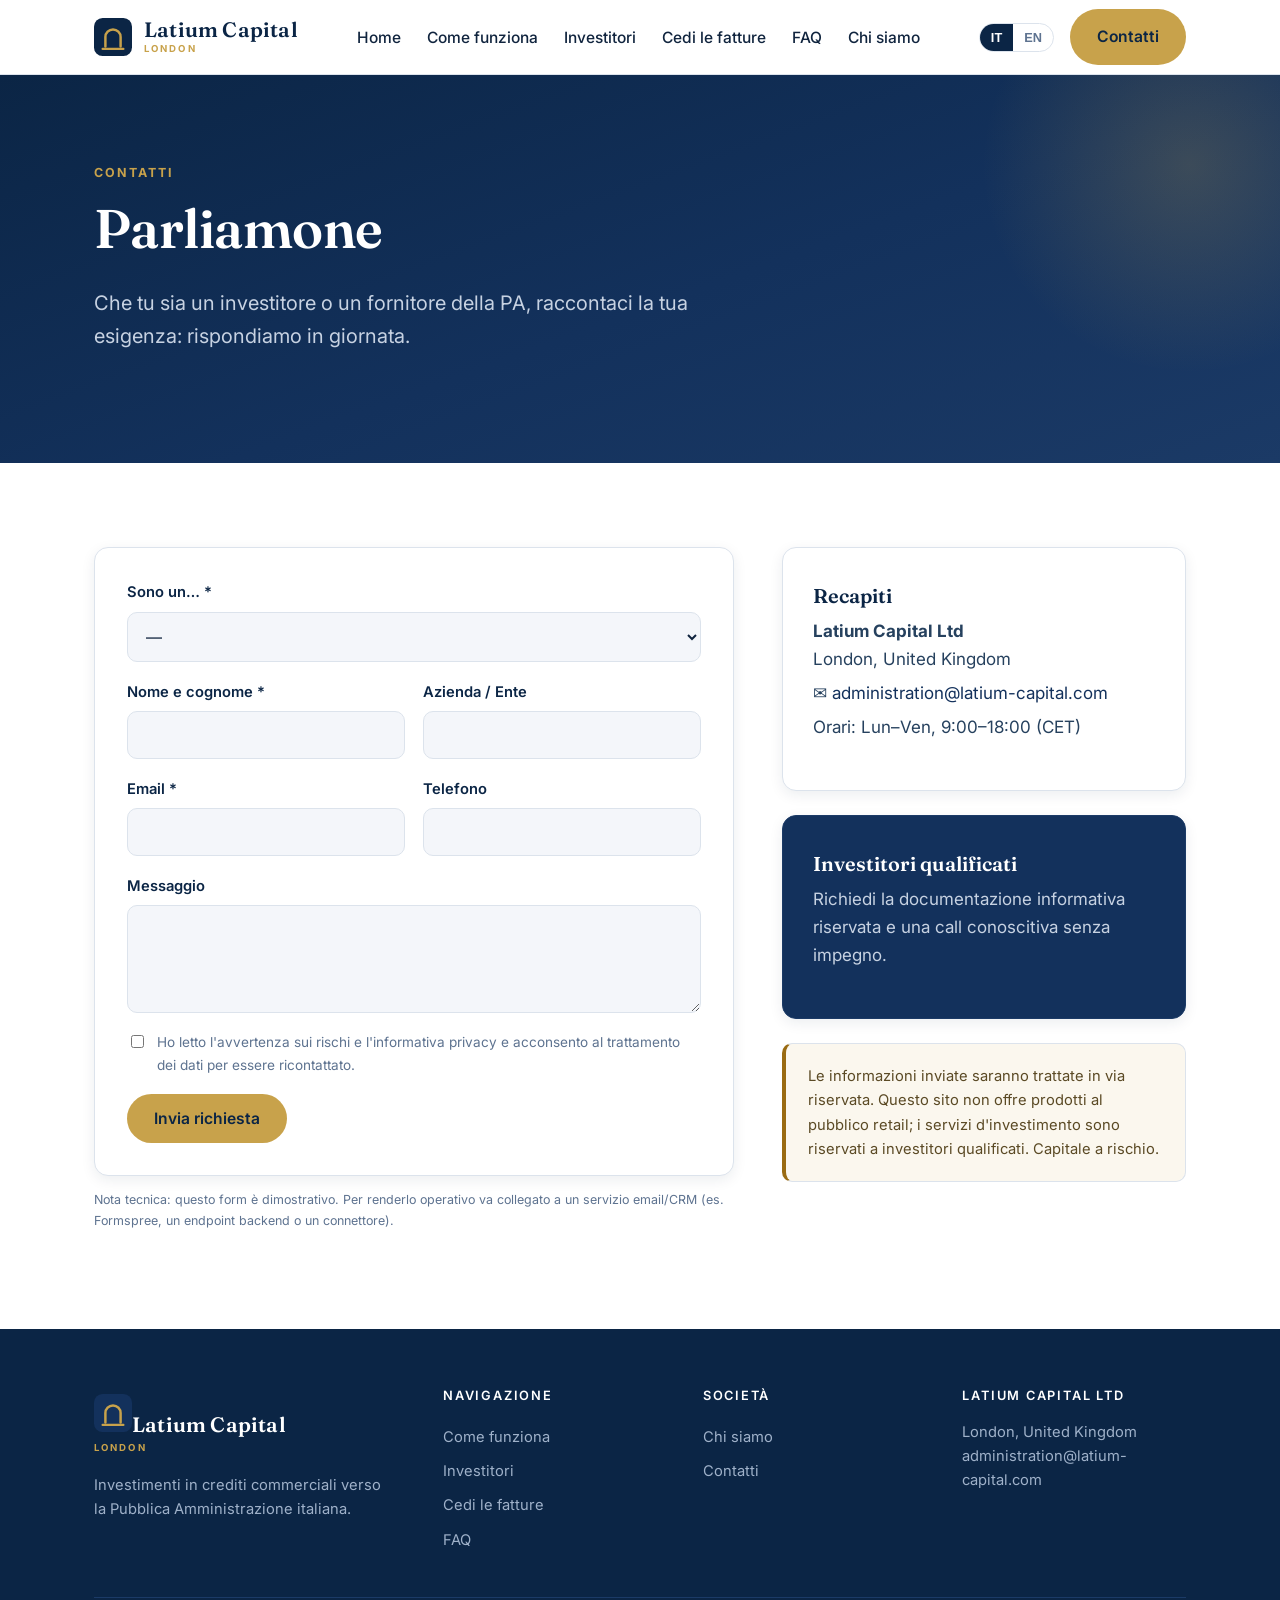
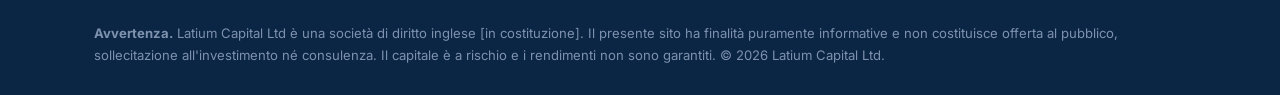
<file: contatti.html>
<!DOCTYPE html>
<html lang="it" data-lang="it">
<head>
<meta charset="UTF-8">
<meta name="viewport" content="width=device-width, initial-scale=1">
<title>Contatti — Latium Capital | Contact</title>
<meta name="description" content="Contatta Latium Capital: investitori qualificati e fornitori della PA italiana. Richiedi documentazione o una valutazione dei crediti.">
<link rel="preconnect" href="https://fonts.googleapis.com">
<link rel="preconnect" href="https://fonts.gstatic.com" crossorigin>
<link href="https://fonts.googleapis.com/css2?family=Fraunces:opsz,wght@9..144,500;9..144,600&family=Inter:wght@400;500;600;700&display=swap" rel="stylesheet">
<link rel="stylesheet" href="assets/style.css">
</head>
<body>
<header class="site">
  <div class="container nav">
    <a class="brand" href="index.html"><svg class="mark" viewBox="0 0 40 40" xmlns="http://www.w3.org/2000/svg"><rect width="40" height="40" rx="9" fill="#0B2545"/><path d="M12 30 L12 20 A8 8 0 0 1 28 20 L28 30" fill="none" stroke="#C8A24B" stroke-width="2.6" stroke-linecap="round"/><line x1="9" y1="32.5" x2="31" y2="32.5" stroke="#C8A24B" stroke-width="2.2" stroke-linecap="round"/></svg><span class="name">Latium Capital<small>London</small></span></a>
    <ul class="menu">
      <li><a href="index.html"><span class="it">Home</span><span class="en">Home</span></a></li>
      <li><a href="come-funziona.html"><span class="it">Come funziona</span><span class="en">How it works</span></a></li>
      <li><a href="investitori.html"><span class="it">Investitori</span><span class="en">Investors</span></a></li>
      <li><a href="cedenti.html"><span class="it">Cedi le fatture</span><span class="en">Sell invoices</span></a></li>
      <li><a href="faq.html">FAQ</a></li>
      <li><a href="chi-siamo.html"><span class="it">Chi siamo</span><span class="en">About</span></a></li>
    </ul>
    <div class="nav-right">
      <div class="lang"><button data-l="it">IT</button><button data-l="en">EN</button></div>
      <a class="btn btn-gold" href="contatti.html"><span class="it">Contatti</span><span class="en">Contact</span></a>
      <button class="burger" aria-label="Menu"><span></span><span></span><span></span></button>
    </div>
  </div>
</header>
<section class="hero">
  <div class="container">
    <span class="eyebrow"><span class="it">Contatti</span><span class="en">Contact</span></span>
    <h1><span class="it">Parliamone</span><span class="en">Let's talk</span></h1>
    <p class="lead"><span class="it">Che tu sia un investitore o un fornitore della PA, raccontaci la tua esigenza: rispondiamo in giornata.</span><span class="en">Whether you're an investor or a PA supplier, tell us what you need — we reply the same day.</span></p>
  </div>
</section>
<section class="section">
  <div class="container">
    <div class="grid grid-2" style="gap:48px;align-items:start">
      <div>
        <form class="lc" onsubmit="event.preventDefault(); this.style.display='none'; document.getElementById('thanks').style.display='block';">
          <div class="field">
            <label><span class="it">Sono un… *</span><span class="en">I am a… *</span></label>
            <select class="it" required><option value="">—</option><option>Investitore qualificato</option><option>Fornitore della PA (voglio cedere crediti)</option><option>Altro / partner</option></select>
            <select class="en" required><option value="">—</option><option>Qualified investor</option><option>PA supplier (I want to sell receivables)</option><option>Other / partner</option></select>
          </div>
          <div class="row2">
            <div class="field"><label><span class="it">Nome e cognome *</span><span class="en">Full name *</span></label><input type="text" required></div>
            <div class="field"><label><span class="it">Azienda / Ente</span><span class="en">Company / Entity</span></label><input type="text"></div>
          </div>
          <div class="row2">
            <div class="field"><label>Email *</label><input type="email" required></div>
            <div class="field"><label><span class="it">Telefono</span><span class="en">Phone</span></label><input type="tel"></div>
          </div>
          <div class="field"><label><span class="it">Messaggio</span><span class="en">Message</span></label><textarea rows="4"></textarea></div>
          <label style="display:flex;gap:10px;align-items:flex-start;font-size:.85rem;color:var(--muted)"><input type="checkbox" required style="margin-top:4px;width:auto"><span class="it">Ho letto l'avvertenza sui rischi e l'informativa privacy e acconsento al trattamento dei dati per essere ricontattato.</span><span class="en">I have read the risk warning and the privacy notice and consent to my data being processed so you can contact me.</span></label>
          <button class="btn btn-gold" type="submit" style="justify-self:start"><span class="it">Invia richiesta</span><span class="en">Send request</span></button>
        </form>
        <div id="thanks" style="display:none" class="card"><h3><span class="it">Grazie!</span><span class="en">Thank you!</span></h3><p><span class="it">Abbiamo ricevuto la tua richiesta e ti ricontatteremo a breve.</span><span class="en">We've received your request and will get back to you shortly.</span></p></div>
        <p style="font-size:.78rem;color:var(--muted);margin-top:14px"><span class="it">Nota tecnica: questo form è dimostrativo. Per renderlo operativo va collegato a un servizio email/CRM (es. Formspree, un endpoint backend o un connettore).</span><span class="en">Technical note: this form is a demo. To make it live, connect it to an email/CRM service (e.g. Formspree, a backend endpoint, or a connector).</span></p>
      </div>
      <div>
        <div class="card"><h3><span class="it">Recapiti</span><span class="en">Get in touch</span></h3><p style="margin-bottom:6px"><strong>Latium Capital Ltd</strong><br>London, United Kingdom</p><p style="margin-bottom:6px">✉ <a href="mailto:administration@latium-capital.com">administration@latium-capital.com</a></p><p><span class="it">Orari: Lun–Ven, 9:00–18:00 (CET)</span><span class="en">Hours: Mon–Fri, 9:00–18:00 (CET)</span></p></div>
        <div class="card" style="margin-top:24px;background:var(--navy-2);color:#C7D2E2;border-color:var(--navy-3)"><h3 style="color:#fff"><span class="it">Investitori qualificati</span><span class="en">Qualified investors</span></h3><p><span class="it">Richiedi la documentazione informativa riservata e una call conoscitiva senza impegno.</span><span class="en">Request the confidential information pack and a no-obligation introductory call.</span></p></div>
        <div class="risk" style="margin-top:24px"><span class="it">Le informazioni inviate saranno trattate in via riservata. Questo sito non offre prodotti al pubblico retail; i servizi d'investimento sono riservati a investitori qualificati. Capitale a rischio.</span><span class="en">Information you send will be treated confidentially. This site does not offer products to the retail public; investment services are reserved for qualified investors. Capital at risk.</span></div>
      </div>
    </div>
  </div>
</section>
<footer class="site">
  <div class="container">
    <div class="cols">
      <div><a class="brand" href="index.html" style="margin-bottom:16px"><svg class="mark" viewBox="0 0 40 40" xmlns="http://www.w3.org/2000/svg"><rect width="40" height="40" rx="9" fill="#13315C"/><path d="M12 30 L12 20 A8 8 0 0 1 28 20 L28 30" fill="none" stroke="#C8A24B" stroke-width="2.6" stroke-linecap="round"/><line x1="9" y1="32.5" x2="31" y2="32.5" stroke="#C8A24B" stroke-width="2.2" stroke-linecap="round"/></svg><span class="name">Latium Capital<small>London</small></span></a><p style="max-width:300px"><span class="it">Investimenti in crediti commerciali verso la Pubblica Amministrazione italiana.</span><span class="en">Investing in Italian public-sector trade receivables.</span></p></div>
      <div><h4><span class="it">Navigazione</span><span class="en">Navigate</span></h4><a href="come-funziona.html"><span class="it">Come funziona</span><span class="en">How it works</span></a><a href="investitori.html"><span class="it">Investitori</span><span class="en">Investors</span></a><a href="cedenti.html"><span class="it">Cedi le fatture</span><span class="en">Sell invoices</span></a><a href="faq.html">FAQ</a></div>
      <div><h4><span class="it">Società</span><span class="en">Company</span></h4><a href="chi-siamo.html"><span class="it">Chi siamo</span><span class="en">About</span></a><a href="contatti.html"><span class="it">Contatti</span><span class="en">Contact</span></a></div>
      <div><h4>Latium Capital Ltd</h4><p style="margin:0">London, United Kingdom<br>administration@latium-capital.com</p></div>
    </div>
    <div class="legal"><span class="it"><strong>Avvertenza.</strong> Latium Capital Ltd è una società di diritto inglese [in costituzione]. Il presente sito ha finalità puramente informative e non costituisce offerta al pubblico, sollecitazione all'investimento né consulenza. Il capitale è a rischio e i rendimenti non sono garantiti. © 2026 Latium Capital Ltd.</span><span class="en"><strong>Disclaimer.</strong> Latium Capital Ltd is a company incorporated under English law [in formation]. This website is for information only and does not constitute a public offer, an investment solicitation or advice. Capital is at risk and returns are not guaranteed. © 2026 Latium Capital Ltd.</span></div>
  </div>
</footer>
<script src="assets/site.js"></script>
</body>
</html>
</file>
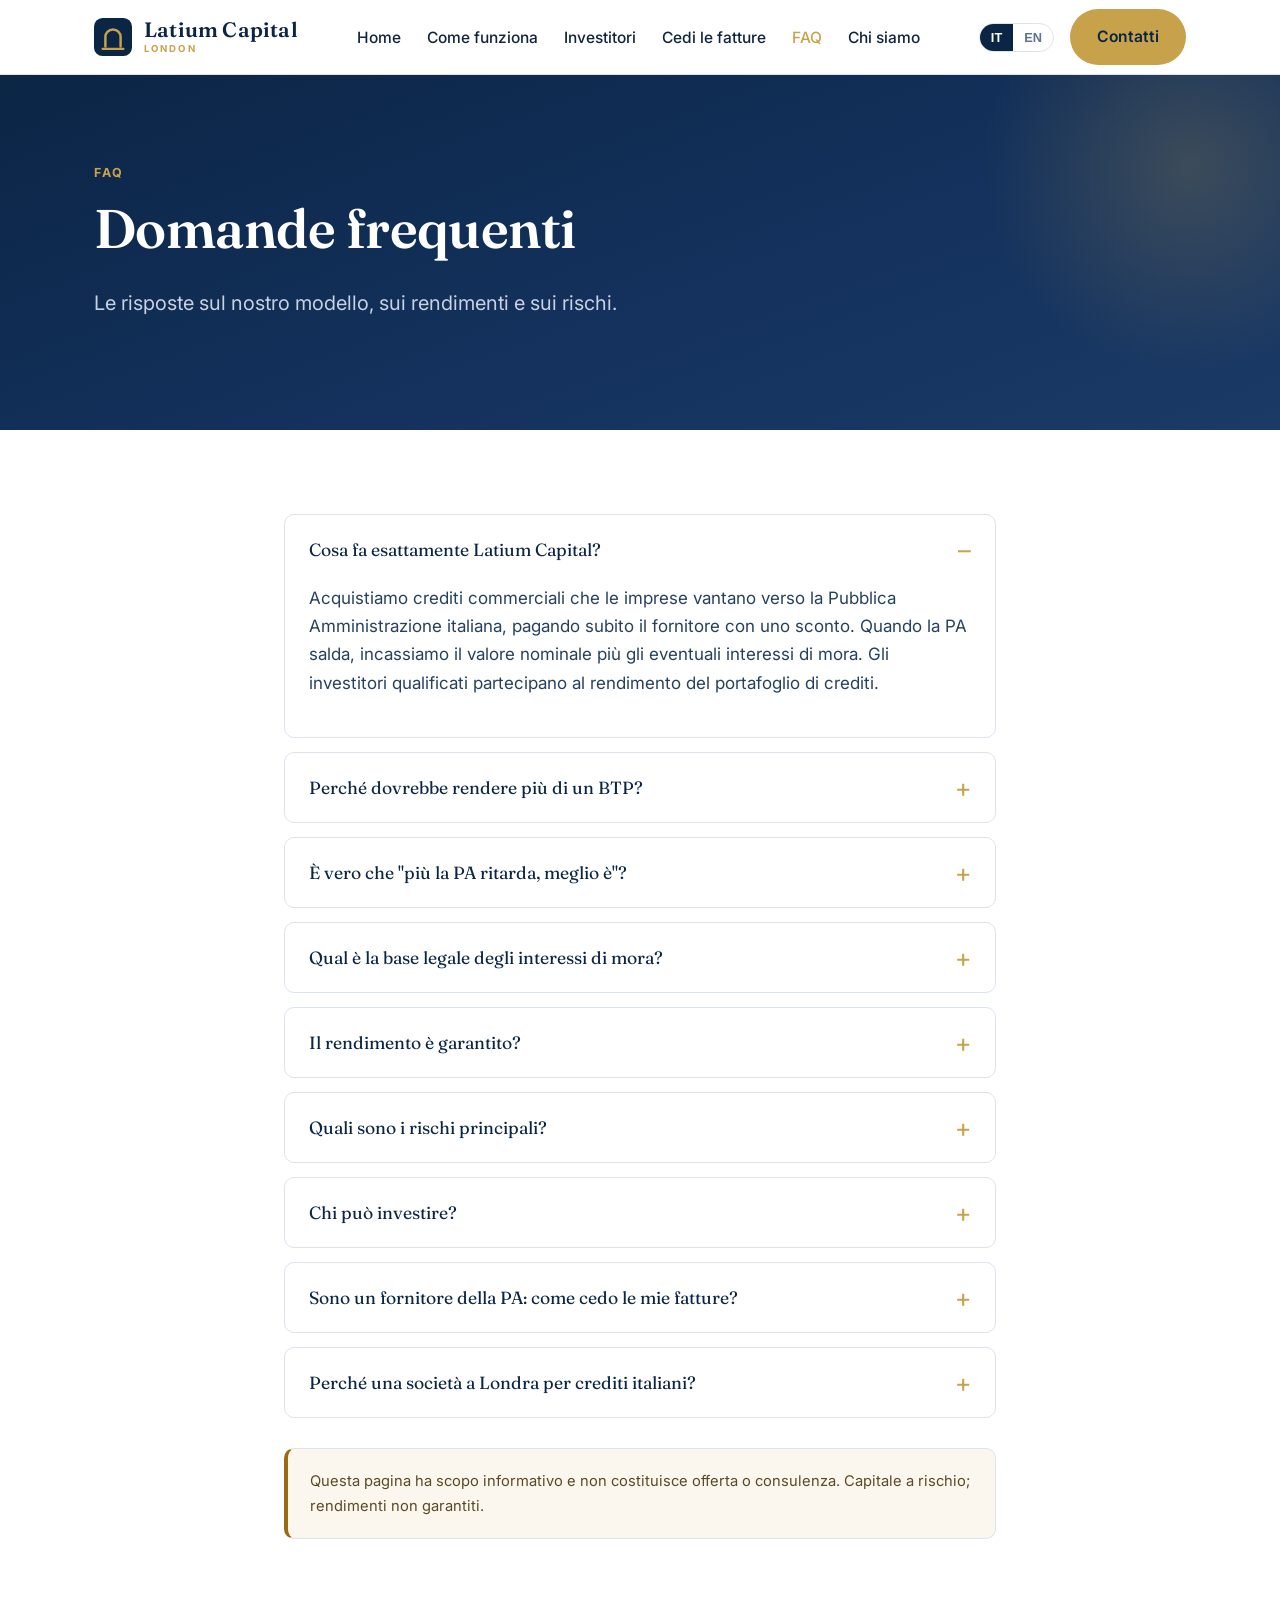
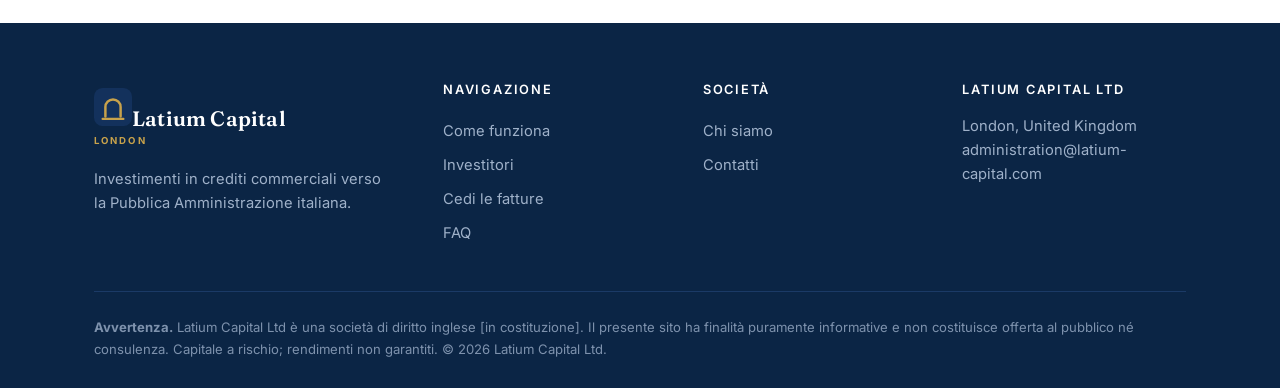
<file: faq.html>
<!DOCTYPE html>
<html lang="it" data-lang="it">
<head>
<meta charset="UTF-8">
<meta name="viewport" content="width=device-width, initial-scale=1">
<title>FAQ — Latium Capital</title>
<meta name="description" content="Domande frequenti su Latium Capital: crediti verso la PA italiana, interessi di mora, rischi, investitori e cedenti.">
<link rel="preconnect" href="https://fonts.googleapis.com">
<link rel="preconnect" href="https://fonts.gstatic.com" crossorigin>
<link href="https://fonts.googleapis.com/css2?family=Fraunces:opsz,wght@9..144,500;9..144,600&family=Inter:wght@400;500;600;700&display=swap" rel="stylesheet">
<link rel="stylesheet" href="assets/style.css">
</head>
<body>
<header class="site">
  <div class="container nav">
    <a class="brand" href="index.html"><svg class="mark" viewBox="0 0 40 40" xmlns="http://www.w3.org/2000/svg"><rect width="40" height="40" rx="9" fill="#0B2545"/><path d="M12 30 L12 20 A8 8 0 0 1 28 20 L28 30" fill="none" stroke="#C8A24B" stroke-width="2.6" stroke-linecap="round"/><line x1="9" y1="32.5" x2="31" y2="32.5" stroke="#C8A24B" stroke-width="2.2" stroke-linecap="round"/></svg><span class="name">Latium Capital<small>London</small></span></a>
    <ul class="menu">
      <li><a href="index.html"><span class="it">Home</span><span class="en">Home</span></a></li>
      <li><a href="come-funziona.html"><span class="it">Come funziona</span><span class="en">How it works</span></a></li>
      <li><a href="investitori.html"><span class="it">Investitori</span><span class="en">Investors</span></a></li>
      <li><a href="cedenti.html"><span class="it">Cedi le fatture</span><span class="en">Sell invoices</span></a></li>
      <li><a class="active" href="faq.html">FAQ</a></li>
      <li><a href="chi-siamo.html"><span class="it">Chi siamo</span><span class="en">About</span></a></li>
    </ul>
    <div class="nav-right">
      <div class="lang"><button data-l="it">IT</button><button data-l="en">EN</button></div>
      <a class="btn btn-gold" href="contatti.html"><span class="it">Contatti</span><span class="en">Contact</span></a>
      <button class="burger" aria-label="Menu"><span></span><span></span><span></span></button>
    </div>
  </div>
</header>
<section class="hero">
  <div class="container">
    <span class="eyebrow">FAQ</span>
    <h1><span class="it">Domande frequenti</span><span class="en">Frequently asked questions</span></h1>
    <p class="lead"><span class="it">Le risposte sul nostro modello, sui rendimenti e sui rischi.</span><span class="en">Answers about our model, the returns and the risks.</span></p>
  </div>
</section>
<section class="section">
  <div class="container narrow faq">
    <details open><summary><span class="it">Cosa fa esattamente Latium Capital?</span><span class="en">What exactly does Latium Capital do?</span></summary><div class="a"><p><span class="it">Acquistiamo crediti commerciali che le imprese vantano verso la Pubblica Amministrazione italiana, pagando subito il fornitore con uno sconto. Quando la PA salda, incassiamo il valore nominale più gli eventuali interessi di mora. Gli investitori qualificati partecipano al rendimento del portafoglio di crediti.</span><span class="en">We purchase trade receivables that companies hold against the Italian public administration, paying the supplier now at a discount. When the PA settles, we collect the face value plus any default interest. Qualified investors share in the return of the receivables portfolio.</span></p></div></details>
    <details><summary><span class="it">Perché dovrebbe rendere più di un BTP?</span><span class="en">Why would it yield more than a BTP?</span></summary><div class="a"><p><span class="it">Il rendimento ha due fonti: lo sconto applicato in fase di acquisto del credito e gli interessi di mora di legge (tasso BCE + 8 punti) che maturano quando la PA paga in ritardo. Un BTP paga invece una cedola fissa di mercato. La controparte ultima è la stessa — lo Stato italiano — ma il motore di rendimento è diverso. Attenzione: rendimento più alto significa anche profilo di liquidità e rischio diversi.</span><span class="en">The return has two sources: the discount applied when buying the receivable, and statutory default interest (ECB rate + 8 points) that accrues when the PA pays late. A BTP instead pays a fixed market coupon. The ultimate counterparty is the same — the Italian State — but the return engine differs. Note: a higher return also means a different liquidity and risk profile.</span></p></div></details>
    <details><summary><span class="it">È vero che "più la PA ritarda, meglio è"?</span><span class="en">Is it true that "the more the PA delays, the better"?</span></summary><div class="a"><p><span class="it">In parte. Gli interessi di mora maturano per ogni giorno di ritardo, quindi un pagamento tardivo aumenta gli interessi. Tuttavia un ritardo prolunga anche l'orizzonte dell'investimento e immobilizza il capitale più a lungo: non è denaro "gratis". Inoltre il tasso di mora segue la BCE e può scendere. È un trade-off tra rendimento e tempo, non un guadagno automatico.</span><span class="en">Partly. Default interest accrues for each day of delay, so late payment increases interest. However, a delay also lengthens the investment horizon and ties up capital longer: it is not "free" money. The default rate also tracks the ECB and can fall. It is a trade-off between return and time, not an automatic gain.</span></p></div></details>
    <details><summary><span class="it">Qual è la base legale degli interessi di mora?</span><span class="en">What is the legal basis for default interest?</span></summary><div class="a"><p><span class="it">Il D.Lgs 231/2002, che recepisce la Direttiva UE 2011/7 sulla lotta ai ritardi di pagamento nelle transazioni commerciali. Prevede interessi di mora automatici al tasso di riferimento BCE maggiorato di 8 punti percentuali, con termini di pagamento per la PA di norma 30 giorni (fino a 60 in sanità).</span><span class="en">Italian Lgs.D. 231/2002, implementing EU Directive 2011/7 on combating late payment in commercial transactions. It provides automatic default interest at the ECB reference rate plus 8 percentage points, with PA payment terms normally of 30 days (up to 60 in healthcare).</span></p></div></details>
    <details><summary><span class="it">Il rendimento è garantito?</span><span class="en">Is the return guaranteed?</span></summary><div class="a"><p><span class="it">No. Nessun rendimento è garantito e il capitale è a rischio. Le cifre che mostriamo sono illustrative. Il risultato dipende dai tempi di pagamento della PA, dal tasso BCE, dall'esigibilità dei crediti e dalle commissioni.</span><span class="en">No. No return is guaranteed and capital is at risk. The figures we show are illustrative. The outcome depends on PA payment times, the ECB rate, the enforceability of the receivables and fees.</span></p></div></details>
    <details><summary><span class="it">Quali sono i rischi principali?</span><span class="en">What are the main risks?</span></summary><div class="a"><p><span class="it">Rischio di tempistica (quando paga la PA), rischio di tasso (la mora segue la BCE), rischio di contestazione del credito, rischio di liquidità (orizzonte legato alla scadenza del credito) e rischi operativi/legali della cessione. Selezioniamo crediti certi ed esigibili per mitigarli, ma non possiamo eliminarli.</span><span class="en">Timing risk (when the PA pays), rate risk (late interest tracks the ECB), receivable-dispute risk, liquidity risk (horizon tied to receivable maturity) and operational/legal risks of the assignment. We select certain, enforceable receivables to mitigate them, but cannot eliminate them.</span></p></div></details>
    <details><summary><span class="it">Chi può investire?</span><span class="en">Who can invest?</span></summary><div class="a"><p><span class="it">L'opportunità è riservata a investitori qualificati/professionali secondo la normativa applicabile, previo onboarding con verifiche KYC/AML. Non è un prodotto offerto al pubblico retail.</span><span class="en">The opportunity is reserved for qualified/professional investors under applicable regulation, subject to onboarding with KYC/AML checks. It is not a product offered to retail public.</span></p></div></details>
    <details><summary><span class="it">Sono un fornitore della PA: come cedo le mie fatture?</span><span class="en">I'm a PA supplier: how do I sell my invoices?</span></summary><div class="a"><p><span class="it">Ci invii i dati dei crediti (ente, importo, data, certificazione), li valutiamo e ti proponiamo uno sconto. Firmata la cessione e notificato l'ente, incassi subito. Vedi la pagina "Cedi le fatture".</span><span class="en">You send us the receivable details (entity, amount, date, certification), we assess them and propose a discount. Once the assignment is signed and the entity notified, you are paid immediately. See the "Sell invoices" page.</span></p></div></details>
    <details><summary><span class="it">Perché una società a Londra per crediti italiani?</span><span class="en">Why a London company for Italian receivables?</span></summary><div class="a"><p><span class="it">Londra resta un hub internazionale per la strutturazione di veicoli d'investimento e l'accesso a investitori globali. L'attività sui crediti italiani avviene nel rispetto della normativa italiana ed europea applicabile (cessione del credito, ritardi di pagamento, antiriciclaggio).</span><span class="en">London remains an international hub for structuring investment vehicles and accessing global investors. Activity on Italian receivables takes place in compliance with applicable Italian and EU law (assignment of receivables, late payments, anti-money-laundering).</span></p></div></details>
    <div class="risk" style="margin-top:30px"><span class="it">Questa pagina ha scopo informativo e non costituisce offerta o consulenza. Capitale a rischio; rendimenti non garantiti.</span><span class="en">This page is for information and does not constitute an offer or advice. Capital at risk; returns not guaranteed.</span></div>
  </div>
</section>
<footer class="site">
  <div class="container">
    <div class="cols">
      <div><a class="brand" href="index.html" style="margin-bottom:16px"><svg class="mark" viewBox="0 0 40 40" xmlns="http://www.w3.org/2000/svg"><rect width="40" height="40" rx="9" fill="#13315C"/><path d="M12 30 L12 20 A8 8 0 0 1 28 20 L28 30" fill="none" stroke="#C8A24B" stroke-width="2.6" stroke-linecap="round"/><line x1="9" y1="32.5" x2="31" y2="32.5" stroke="#C8A24B" stroke-width="2.2" stroke-linecap="round"/></svg><span class="name">Latium Capital<small>London</small></span></a><p style="max-width:300px"><span class="it">Investimenti in crediti commerciali verso la Pubblica Amministrazione italiana.</span><span class="en">Investing in Italian public-sector trade receivables.</span></p></div>
      <div><h4><span class="it">Navigazione</span><span class="en">Navigate</span></h4><a href="come-funziona.html"><span class="it">Come funziona</span><span class="en">How it works</span></a><a href="investitori.html"><span class="it">Investitori</span><span class="en">Investors</span></a><a href="cedenti.html"><span class="it">Cedi le fatture</span><span class="en">Sell invoices</span></a><a href="faq.html">FAQ</a></div>
      <div><h4><span class="it">Società</span><span class="en">Company</span></h4><a href="chi-siamo.html"><span class="it">Chi siamo</span><span class="en">About</span></a><a href="contatti.html"><span class="it">Contatti</span><span class="en">Contact</span></a></div>
      <div><h4>Latium Capital Ltd</h4><p style="margin:0">London, United Kingdom<br>administration@latium-capital.com</p></div>
    </div>
    <div class="legal"><span class="it"><strong>Avvertenza.</strong> Latium Capital Ltd è una società di diritto inglese [in costituzione]. Il presente sito ha finalità puramente informative e non costituisce offerta al pubblico né consulenza. Capitale a rischio; rendimenti non garantiti. © 2026 Latium Capital Ltd.</span><span class="en"><strong>Disclaimer.</strong> Latium Capital Ltd is a company incorporated under English law [in formation]. This website is for information only and does not constitute a public offer or advice. Capital at risk; returns not guaranteed. © 2026 Latium Capital Ltd.</span></div>
  </div>
</footer>
<script src="assets/site.js"></script>
</body>
</html>
</file>
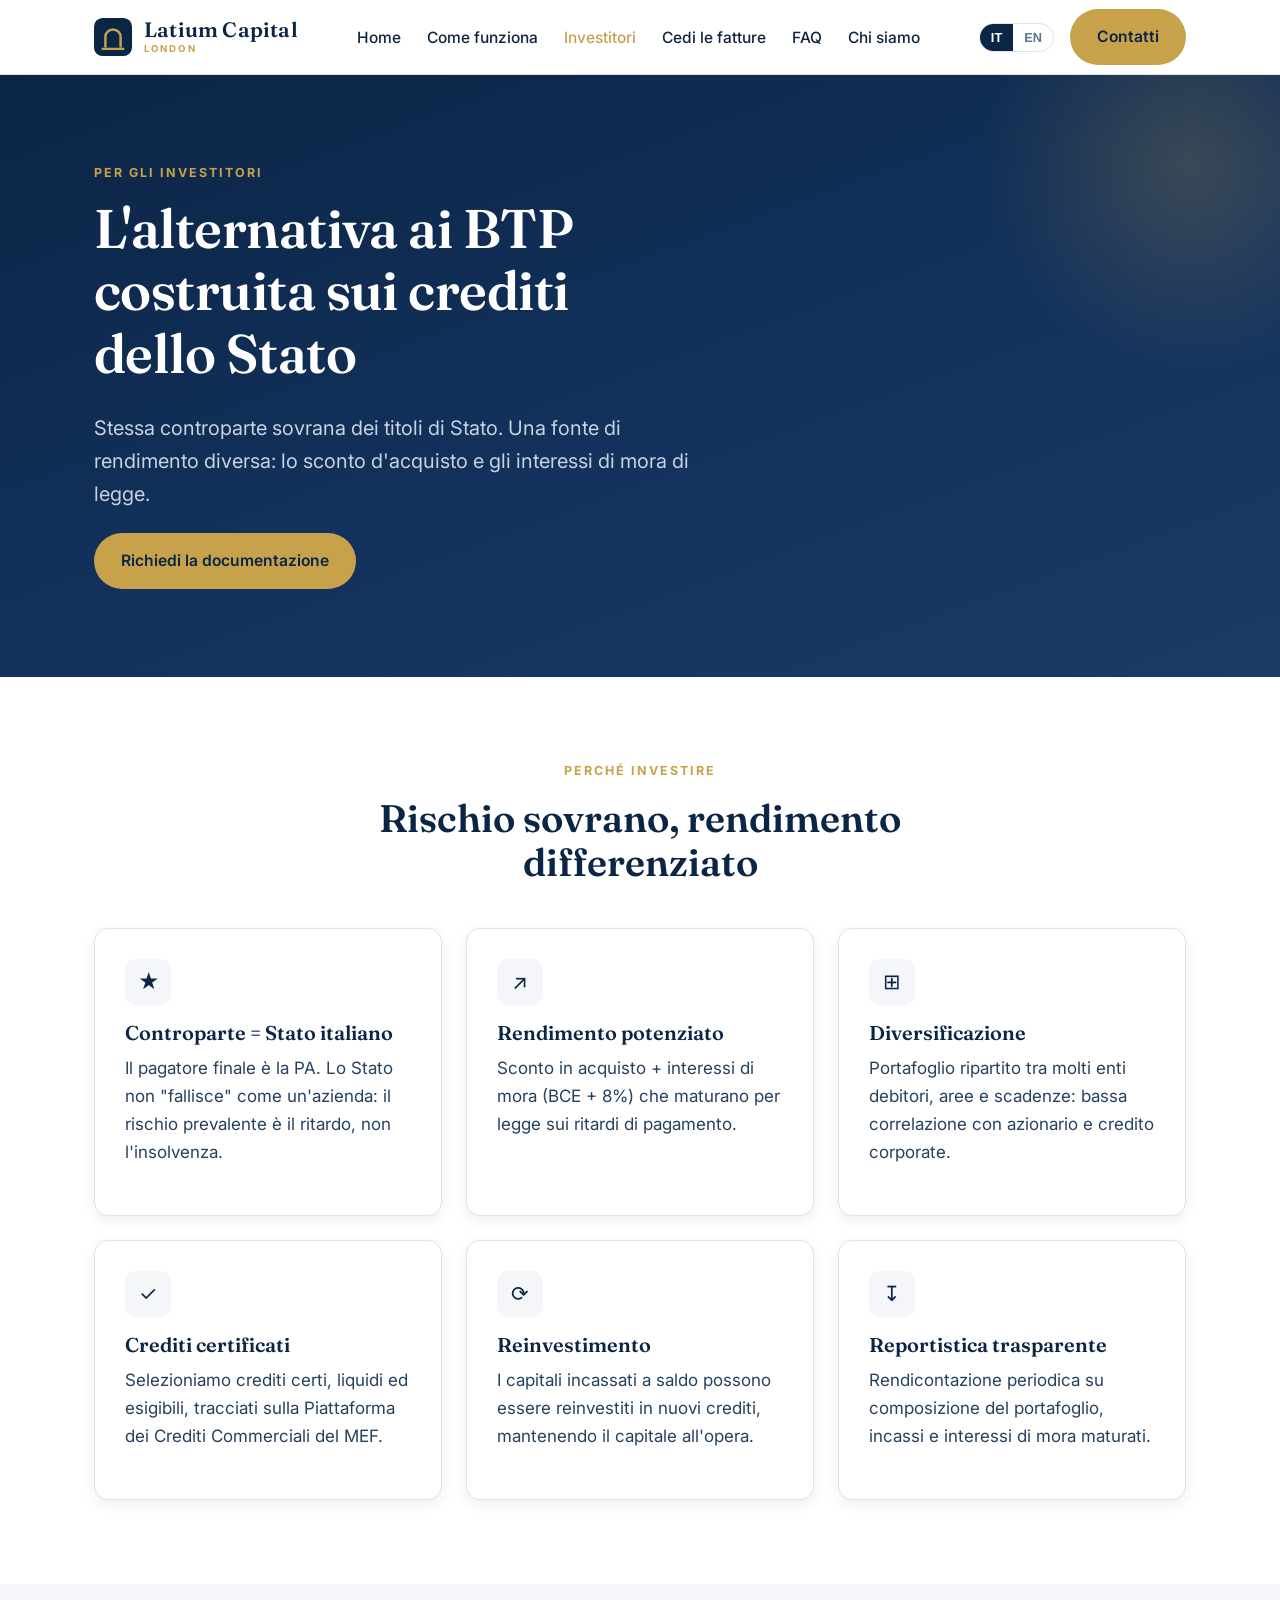
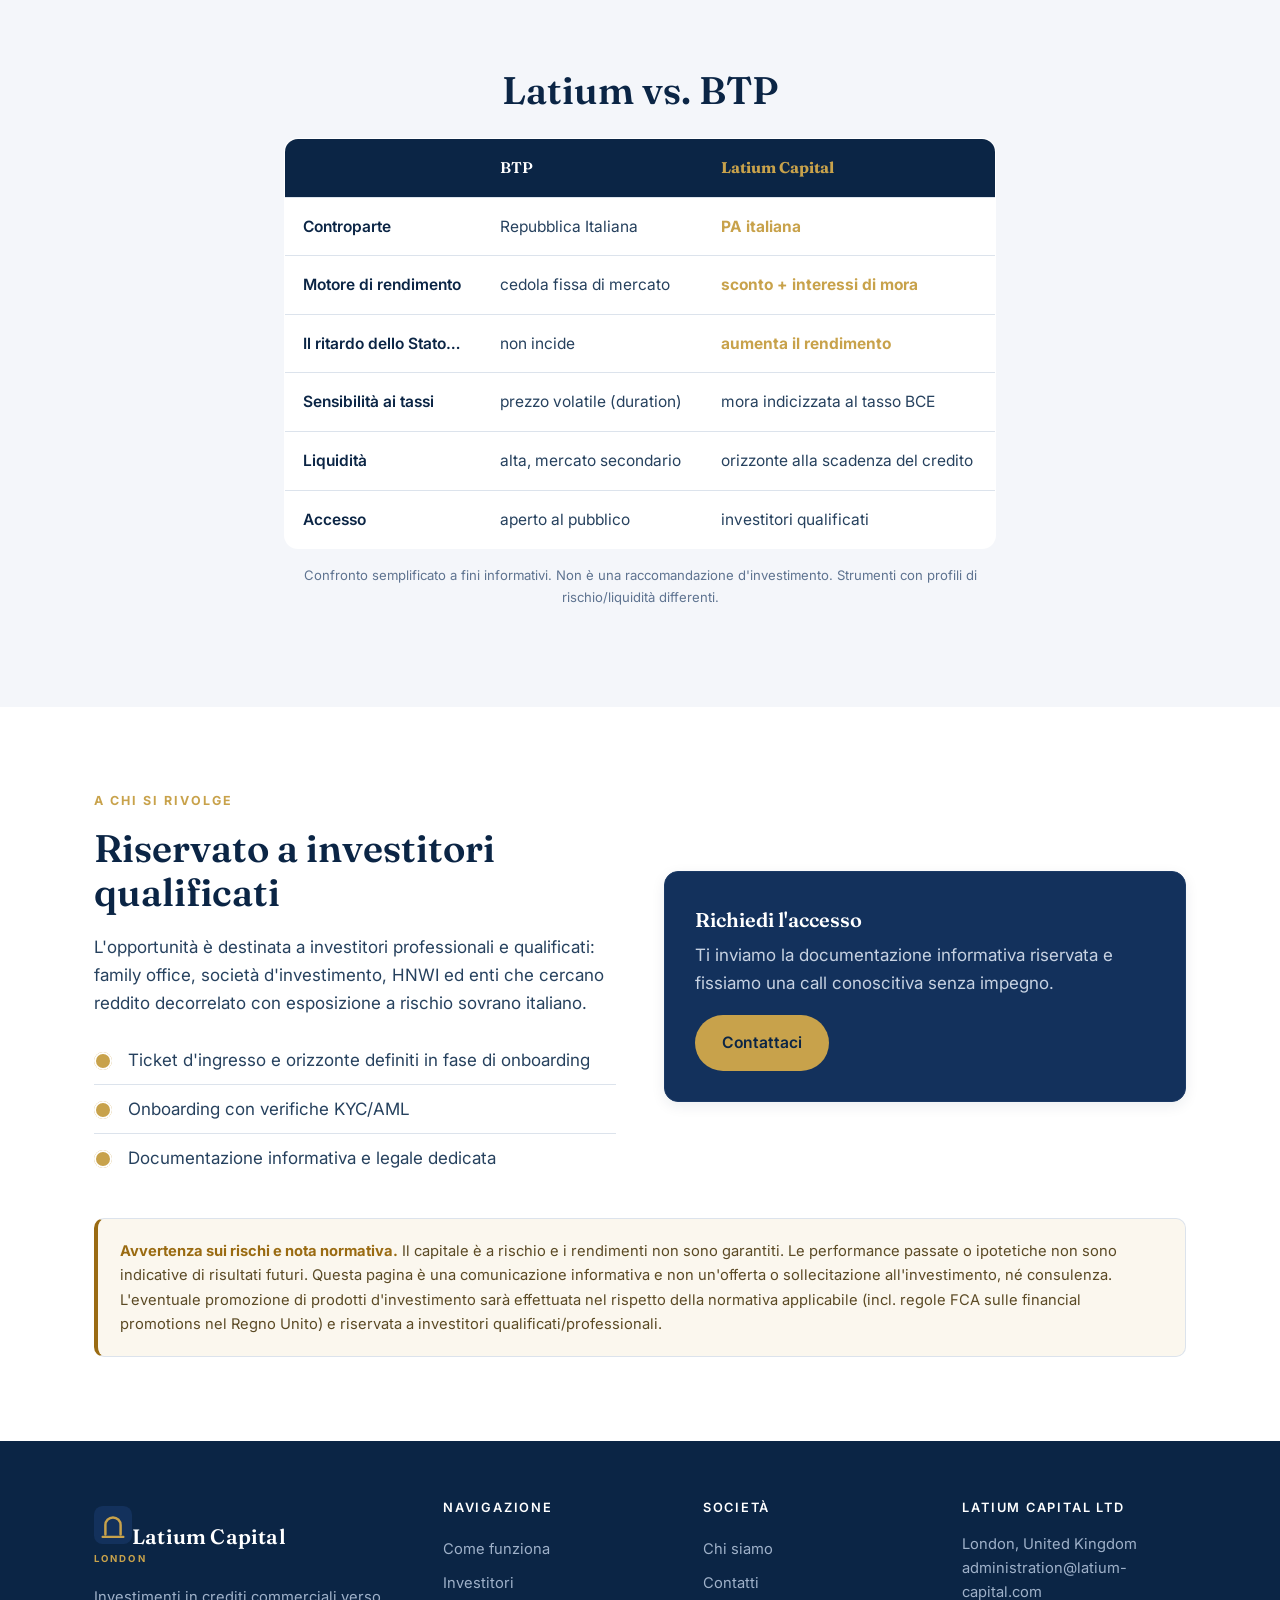
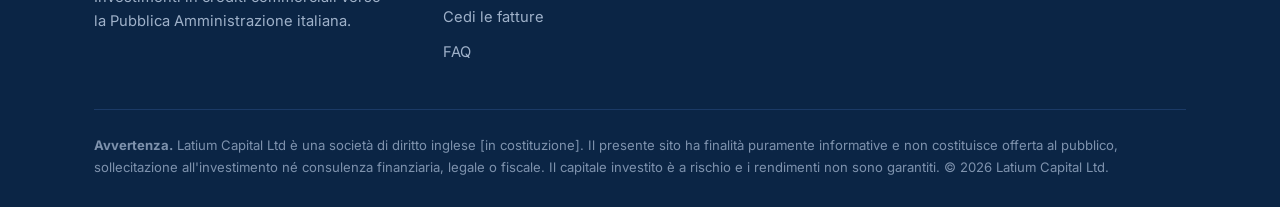
<file: investitori.html>
<!DOCTYPE html>
<html lang="it" data-lang="it">
<head>
<meta charset="UTF-8">
<meta name="viewport" content="width=device-width, initial-scale=1">
<title>Investitori — Latium Capital | Investors</title>
<meta name="description" content="Un'alternativa ai BTP basata sui crediti verso la PA italiana. Rischio sovrano, rendimento potenziato dagli interessi di mora. Riservato a investitori qualificati.">
<link rel="preconnect" href="https://fonts.googleapis.com">
<link rel="preconnect" href="https://fonts.gstatic.com" crossorigin>
<link href="https://fonts.googleapis.com/css2?family=Fraunces:opsz,wght@9..144,500;9..144,600&family=Inter:wght@400;500;600;700&display=swap" rel="stylesheet">
<link rel="stylesheet" href="assets/style.css">
</head>
<body>
<header class="site">
  <div class="container nav">
    <a class="brand" href="index.html"><svg class="mark" viewBox="0 0 40 40" xmlns="http://www.w3.org/2000/svg"><rect width="40" height="40" rx="9" fill="#0B2545"/><path d="M12 30 L12 20 A8 8 0 0 1 28 20 L28 30" fill="none" stroke="#C8A24B" stroke-width="2.6" stroke-linecap="round"/><line x1="9" y1="32.5" x2="31" y2="32.5" stroke="#C8A24B" stroke-width="2.2" stroke-linecap="round"/></svg><span class="name">Latium Capital<small>London</small></span></a>
    <ul class="menu">
      <li><a href="index.html"><span class="it">Home</span><span class="en">Home</span></a></li>
      <li><a href="come-funziona.html"><span class="it">Come funziona</span><span class="en">How it works</span></a></li>
      <li><a class="active" href="investitori.html"><span class="it">Investitori</span><span class="en">Investors</span></a></li>
      <li><a href="cedenti.html"><span class="it">Cedi le fatture</span><span class="en">Sell invoices</span></a></li>
      <li><a href="faq.html">FAQ</a></li>
      <li><a href="chi-siamo.html"><span class="it">Chi siamo</span><span class="en">About</span></a></li>
    </ul>
    <div class="nav-right">
      <div class="lang"><button data-l="it">IT</button><button data-l="en">EN</button></div>
      <a class="btn btn-gold" href="contatti.html"><span class="it">Contatti</span><span class="en">Contact</span></a>
      <button class="burger" aria-label="Menu"><span></span><span></span><span></span></button>
    </div>
  </div>
</header>
<section class="hero">
  <div class="container">
    <span class="eyebrow"><span class="it">Per gli investitori</span><span class="en">For investors</span></span>
    <h1><span class="it">L'alternativa ai BTP costruita sui crediti dello Stato</span><span class="en">The BTP alternative built on the State's receivables</span></h1>
    <p class="lead"><span class="it">Stessa controparte sovrana dei titoli di Stato. Una fonte di rendimento diversa: lo sconto d'acquisto e gli interessi di mora di legge.</span><span class="en">The same sovereign counterparty as government bonds. A different return engine: the purchase discount and statutory late-payment interest.</span></p>
    <div class="btn-row"><a class="btn btn-gold" href="contatti.html"><span class="it">Richiedi la documentazione</span><span class="en">Request the info pack</span></a></div>
  </div>
</section>
<section class="section">
  <div class="container">
    <div class="center narrow"><span class="eyebrow"><span class="it">Perché investire</span><span class="en">Why invest</span></span><h2><span class="it">Rischio sovrano, rendimento differenziato</span><span class="en">Sovereign risk, differentiated return</span></h2></div>
    <div class="grid grid-3" style="margin-top:44px">
      <div class="card"><div class="ico">★</div><h3><span class="it">Controparte = Stato italiano</span><span class="en">Counterparty = Italian State</span></h3><p><span class="it">Il pagatore finale è la PA. Lo Stato non "fallisce" come un'azienda: il rischio prevalente è il ritardo, non l'insolvenza.</span><span class="en">The ultimate payer is the PA. A State does not "go bankrupt" like a company: the prevailing risk is delay, not default.</span></p></div>
      <div class="card"><div class="ico">↗</div><h3><span class="it">Rendimento potenziato</span><span class="en">Enhanced return</span></h3><p><span class="it">Sconto in acquisto + interessi di mora (BCE + 8%) che maturano per legge sui ritardi di pagamento.</span><span class="en">Purchase discount + default interest (ECB + 8%) accruing by law on payment delays.</span></p></div>
      <div class="card"><div class="ico">⊞</div><h3><span class="it">Diversificazione</span><span class="en">Diversification</span></h3><p><span class="it">Portafoglio ripartito tra molti enti debitori, aree e scadenze: bassa correlazione con azionario e credito corporate.</span><span class="en">A portfolio spread across many debtor entities, regions and maturities: low correlation with equities and corporate credit.</span></p></div>
      <div class="card"><div class="ico">✓</div><h3><span class="it">Crediti certificati</span><span class="en">Certified receivables</span></h3><p><span class="it">Selezioniamo crediti certi, liquidi ed esigibili, tracciati sulla Piattaforma dei Crediti Commerciali del MEF.</span><span class="en">We select certain, liquid and enforceable receivables, tracked on the Treasury's Commercial Credit Platform.</span></p></div>
      <div class="card"><div class="ico">⟳</div><h3><span class="it">Reinvestimento</span><span class="en">Reinvestment</span></h3><p><span class="it">I capitali incassati a saldo possono essere reinvestiti in nuovi crediti, mantenendo il capitale all'opera.</span><span class="en">Capital collected at settlement can be reinvested into new receivables, keeping money at work.</span></p></div>
      <div class="card"><div class="ico">↧</div><h3><span class="it">Reportistica trasparente</span><span class="en">Transparent reporting</span></h3><p><span class="it">Rendicontazione periodica su composizione del portafoglio, incassi e interessi di mora maturati.</span><span class="en">Periodic reporting on portfolio composition, collections and accrued default interest.</span></p></div>
    </div>
  </div>
</section>
<section class="section bg-mist">
  <div class="container narrow">
    <h2 class="center">Latium vs. BTP</h2>
    <table class="table" style="margin-top:26px">
      <tr><th></th><th>BTP</th><th class="hl">Latium Capital</th></tr>
      <tr><td><span class="it">Controparte</span><span class="en">Counterparty</span></td><td><span class="it">Repubblica Italiana</span><span class="en">Italian Republic</span></td><td class="hl"><span class="it">PA italiana</span><span class="en">Italian PA</span></td></tr>
      <tr><td><span class="it">Motore di rendimento</span><span class="en">Return engine</span></td><td><span class="it">cedola fissa di mercato</span><span class="en">fixed market coupon</span></td><td class="hl"><span class="it">sconto + interessi di mora</span><span class="en">discount + default interest</span></td></tr>
      <tr><td><span class="it">Il ritardo dello Stato…</span><span class="en">A State delay…</span></td><td><span class="it">non incide</span><span class="en">no effect</span></td><td class="hl"><span class="it">aumenta il rendimento</span><span class="en">increases the return</span></td></tr>
      <tr><td><span class="it">Sensibilità ai tassi</span><span class="en">Rate sensitivity</span></td><td><span class="it">prezzo volatile (duration)</span><span class="en">price volatility (duration)</span></td><td><span class="it">mora indicizzata al tasso BCE</span><span class="en">late interest indexed to ECB</span></td></tr>
      <tr><td><span class="it">Liquidità</span><span class="en">Liquidity</span></td><td><span class="it">alta, mercato secondario</span><span class="en">high, secondary market</span></td><td><span class="it">orizzonte alla scadenza del credito</span><span class="en">horizon to receivable maturity</span></td></tr>
      <tr><td><span class="it">Accesso</span><span class="en">Access</span></td><td><span class="it">aperto al pubblico</span><span class="en">open to the public</span></td><td><span class="it">investitori qualificati</span><span class="en">qualified investors</span></td></tr>
    </table>
    <p class="center" style="font-size:.82rem;color:var(--muted);margin-top:16px"><span class="it">Confronto semplificato a fini informativi. Non è una raccomandazione d'investimento. Strumenti con profili di rischio/liquidità differenti.</span><span class="en">Simplified comparison for information. Not an investment recommendation. Instruments with different risk/liquidity profiles.</span></p>
  </div>
</section>
<section class="section">
  <div class="container">
    <div class="grid grid-2" style="gap:48px;align-items:center">
      <div>
        <span class="eyebrow"><span class="it">A chi si rivolge</span><span class="en">Who it's for</span></span>
        <h2><span class="it">Riservato a investitori qualificati</span><span class="en">Reserved for qualified investors</span></h2>
        <p><span class="it">L'opportunità è destinata a investitori professionali e qualificati: family office, società d'investimento, HNWI ed enti che cercano reddito decorrelato con esposizione a rischio sovrano italiano.</span><span class="en">The opportunity is intended for professional and qualified investors: family offices, investment firms, HNWIs and institutions seeking uncorrelated income with exposure to Italian sovereign risk.</span></p>
        <ul class="ticks">
          <li><span class="it">Ticket d'ingresso e orizzonte definiti in fase di onboarding</span><span class="en">Entry ticket and horizon defined at onboarding</span></li>
          <li><span class="it">Onboarding con verifiche KYC/AML</span><span class="en">Onboarding with KYC/AML checks</span></li>
          <li><span class="it">Documentazione informativa e legale dedicata</span><span class="en">Dedicated information and legal documentation</span></li>
        </ul>
      </div>
      <div class="card dark"><h3><span class="it">Richiedi l'accesso</span><span class="en">Request access</span></h3><p><span class="it">Ti inviamo la documentazione informativa riservata e fissiamo una call conoscitiva senza impegno.</span><span class="en">We'll send the confidential information pack and arrange a no-obligation introductory call.</span></p><a class="btn btn-gold" href="contatti.html"><span class="it">Contattaci</span><span class="en">Contact us</span></a></div>
    </div>
    <div class="risk" style="margin-top:36px"><strong><span class="it">Avvertenza sui rischi e nota normativa.</span><span class="en">Risk warning &amp; regulatory note.</span></strong><span class="it"> Il capitale è a rischio e i rendimenti non sono garantiti. Le performance passate o ipotetiche non sono indicative di risultati futuri. Questa pagina è una comunicazione informativa e non un'offerta o sollecitazione all'investimento, né consulenza. L'eventuale promozione di prodotti d'investimento sarà effettuata nel rispetto della normativa applicabile (incl. regole FCA sulle financial promotions nel Regno Unito) e riservata a investitori qualificati/professionali.</span><span class="en"> Capital is at risk and returns are not guaranteed. Past or hypothetical performance is not indicative of future results. This page is an informational communication, not an offer or solicitation to invest, nor advice. Any promotion of investment products will comply with applicable regulation (incl. FCA financial-promotion rules in the UK) and is reserved for qualified/professional investors.</span></div>
  </div>
</section>
<footer class="site">
  <div class="container">
    <div class="cols">
      <div><a class="brand" href="index.html" style="margin-bottom:16px"><svg class="mark" viewBox="0 0 40 40" xmlns="http://www.w3.org/2000/svg"><rect width="40" height="40" rx="9" fill="#13315C"/><path d="M12 30 L12 20 A8 8 0 0 1 28 20 L28 30" fill="none" stroke="#C8A24B" stroke-width="2.6" stroke-linecap="round"/><line x1="9" y1="32.5" x2="31" y2="32.5" stroke="#C8A24B" stroke-width="2.2" stroke-linecap="round"/></svg><span class="name">Latium Capital<small>London</small></span></a><p style="max-width:300px"><span class="it">Investimenti in crediti commerciali verso la Pubblica Amministrazione italiana.</span><span class="en">Investing in Italian public-sector trade receivables.</span></p></div>
      <div><h4><span class="it">Navigazione</span><span class="en">Navigate</span></h4><a href="come-funziona.html"><span class="it">Come funziona</span><span class="en">How it works</span></a><a href="investitori.html"><span class="it">Investitori</span><span class="en">Investors</span></a><a href="cedenti.html"><span class="it">Cedi le fatture</span><span class="en">Sell invoices</span></a><a href="faq.html">FAQ</a></div>
      <div><h4><span class="it">Società</span><span class="en">Company</span></h4><a href="chi-siamo.html"><span class="it">Chi siamo</span><span class="en">About</span></a><a href="contatti.html"><span class="it">Contatti</span><span class="en">Contact</span></a></div>
      <div><h4>Latium Capital Ltd</h4><p style="margin:0">London, United Kingdom<br>administration@latium-capital.com</p></div>
    </div>
    <div class="legal"><span class="it"><strong>Avvertenza.</strong> Latium Capital Ltd è una società di diritto inglese [in costituzione]. Il presente sito ha finalità puramente informative e non costituisce offerta al pubblico, sollecitazione all'investimento né consulenza finanziaria, legale o fiscale. Il capitale investito è a rischio e i rendimenti non sono garantiti. © 2026 Latium Capital Ltd.</span><span class="en"><strong>Disclaimer.</strong> Latium Capital Ltd is a company incorporated under English law [in formation]. This website is for information only and does not constitute a public offer, an investment solicitation, or financial, legal or tax advice. Invested capital is at risk and returns are not guaranteed. © 2026 Latium Capital Ltd.</span></div>
  </div>
</footer>
<script src="assets/site.js"></script>
</body>
</html>
</file>
<file: assets/style.css>
/* ============================================================
   Latium Capital — Design System
   Palette: blu notte + accento oro. Tipografia: Fraunces + Inter.
   ============================================================ */

:root{
  --navy:#0B2545;
  --navy-2:#13315C;
  --navy-3:#1B3A66;
  --gold:#C8A24B;
  --gold-2:#E0C173;
  --ink:#10243E;
  --paper:#FFFFFF;
  --mist:#F4F6FA;
  --mist-2:#E9EDF3;
  --line:#DCE3EC;
  --text:#26415E;
  --muted:#5E7390;
  --ok:#1F7A5A;
  --warn:#9A6B12;
  --radius:14px;
  --radius-s:10px;
  --shadow:0 10px 30px rgba(11,37,69,.10);
  --shadow-s:0 4px 14px rgba(11,37,69,.08);
  --maxw:1140px;
  --serif:"Fraunces",Georgia,"Times New Roman",serif;
  --sans:"Inter",-apple-system,BlinkMacSystemFont,"Segoe UI",Roboto,Helvetica,Arial,sans-serif;
}

*{box-sizing:border-box}
html{scroll-behavior:smooth}
body{
  margin:0;
  font-family:var(--sans);
  color:var(--text);
  background:var(--paper);
  line-height:1.65;
  font-size:17px;
  -webkit-font-smoothing:antialiased;
}

/* ---- Bilingual toggle ---- */
html[data-lang="it"] .en{display:none !important}
html[data-lang="en"] .it{display:none !important}

img{max-width:100%;display:block}
a{color:var(--navy-2);text-decoration:none}
a:hover{color:var(--gold)}

h1,h2,h3,h4{font-family:var(--serif);color:var(--navy);line-height:1.15;font-weight:600;margin:0 0 .5em}
h1{font-size:clamp(2.1rem,4.5vw,3.4rem);letter-spacing:-.01em}
h2{font-size:clamp(1.6rem,3vw,2.4rem)}
h3{font-size:1.25rem}
p{margin:0 0 1.1em}
.lead{font-size:1.2rem;color:var(--ink)}

.container{max-width:var(--maxw);margin:0 auto;padding:0 24px}
.section{padding:84px 0}
.section.tight{padding:56px 0}
.bg-mist{background:var(--mist)}
.bg-navy{background:var(--navy);color:#D9E2EF}
.bg-navy h1,.bg-navy h2,.bg-navy h3{color:#fff}
.center{text-align:center}
.narrow{max-width:760px;margin-left:auto;margin-right:auto}
.eyebrow{font-family:var(--sans);text-transform:uppercase;letter-spacing:.16em;font-size:.78rem;font-weight:700;color:var(--gold);margin-bottom:14px;display:block}
.bg-navy .eyebrow{color:var(--gold-2)}

.btn{display:inline-block;padding:14px 26px;border-radius:999px;font-weight:600;font-size:.98rem;cursor:pointer;border:1.5px solid transparent;transition:.18s;font-family:var(--sans)}
.btn-gold{background:var(--gold);color:var(--navy)}
.btn-gold:hover{background:var(--gold-2);color:var(--navy)}
.btn-ghost{background:transparent;border-color:rgba(255,255,255,.5);color:#fff}
.btn-ghost:hover{border-color:var(--gold);color:var(--gold-2)}
.btn-outline{background:transparent;border-color:var(--navy);color:var(--navy)}
.btn-outline:hover{background:var(--navy);color:#fff}
.btn-row{display:flex;gap:14px;flex-wrap:wrap}
.center .btn-row{justify-content:center}

header.site{position:sticky;top:0;z-index:50;background:rgba(255,255,255,.92);backdrop-filter:blur(10px);border-bottom:1px solid var(--line)}
.nav{display:flex;align-items:center;justify-content:space-between;height:74px}
.brand{display:flex;align-items:center;gap:12px}
.brand .mark{width:38px;height:38px;flex:0 0 38px}
.brand .name{font-family:var(--serif);font-weight:600;font-size:1.3rem;color:var(--navy);letter-spacing:.01em;line-height:1}
.brand .name small{display:block;font-family:var(--sans);font-size:.6rem;letter-spacing:.22em;text-transform:uppercase;color:var(--gold);font-weight:700;margin-top:3px}
.menu{display:flex;align-items:center;gap:26px;list-style:none;margin:0;padding:0}
.menu a{color:var(--ink);font-weight:500;font-size:.97rem}
.menu a:hover,.menu a.active{color:var(--gold)}
.nav-right{display:flex;align-items:center;gap:16px}
.lang{display:flex;border:1px solid var(--line);border-radius:999px;overflow:hidden}
.lang button{border:0;background:transparent;padding:6px 11px;font-size:.8rem;font-weight:700;cursor:pointer;color:var(--muted)}
.lang button.on{background:var(--navy);color:#fff}
.burger{display:none;border:0;background:transparent;cursor:pointer;padding:8px}
.burger span{display:block;width:24px;height:2px;background:var(--navy);margin:5px 0;transition:.2s}

.hero{background:linear-gradient(160deg,var(--navy) 0%,var(--navy-2) 55%,var(--navy-3) 100%);color:#D9E2EF;position:relative;overflow:hidden}
.hero:after{content:"";position:absolute;right:-120px;top:-120px;width:420px;height:420px;border-radius:50%;background:radial-gradient(circle,rgba(200,162,75,.22),transparent 70%)}
.hero .container{position:relative;z-index:2;padding-top:88px;padding-bottom:88px}
.hero h1{color:#fff;max-width:14ch}
.hero .lead{color:#C7D2E2;max-width:620px;font-size:1.25rem}
.hero-grid{display:grid;grid-template-columns:1.15fr .85fr;gap:54px;align-items:center}

.grid{display:grid;gap:24px}
.grid-2{grid-template-columns:repeat(2,1fr)}
.grid-3{grid-template-columns:repeat(3,1fr)}
.grid-4{grid-template-columns:repeat(4,1fr)}
.card{background:var(--paper);border:1px solid var(--line);border-radius:var(--radius);padding:30px;box-shadow:var(--shadow-s)}
.card h3{margin-top:6px}
.card .ico{width:46px;height:46px;border-radius:11px;background:var(--mist);display:flex;align-items:center;justify-content:center;color:var(--navy);margin-bottom:16px;font-size:1.3rem}
.card.dark{background:var(--navy-2);border-color:var(--navy-3);color:#C7D2E2}
.card.dark h3{color:#fff}

.stats{display:grid;grid-template-columns:repeat(3,1fr);gap:24px;text-align:center}
.stat .num{font-family:var(--serif);font-size:2.8rem;color:var(--gold);font-weight:600;line-height:1}
.bg-navy .stat .num{color:var(--gold-2)}
.stat .lbl{font-size:.95rem;color:var(--muted);margin-top:8px}
.bg-navy .stat .lbl{color:#A9B8CC}

.steps{counter-reset:s;display:grid;gap:22px}
.step{display:flex;gap:20px;align-items:flex-start}
.step .n{counter-increment:s;flex:0 0 46px;width:46px;height:46px;border-radius:50%;background:var(--navy);color:#fff;font-family:var(--serif);font-size:1.3rem;display:flex;align-items:center;justify-content:center}
.step .n:before{content:counter(s)}
.step h3{margin:4px 0 6px}

.ticks{list-style:none;padding:0;margin:0}
.ticks li{padding:10px 0 10px 34px;position:relative;border-bottom:1px solid var(--line)}
.ticks li:before{content:"";position:absolute;left:0;top:16px;width:18px;height:18px;border-radius:50%;background:var(--gold);box-shadow:inset 0 0 0 2px #fff}
.ticks li:last-child{border-bottom:0}

.table{width:100%;border-collapse:collapse;background:#fff;border:1px solid var(--line);border-radius:var(--radius);overflow:hidden}
.table th,.table td{padding:16px 18px;text-align:left;border-bottom:1px solid var(--line);font-size:.97rem}
.table th{background:var(--navy);color:#fff;font-family:var(--serif);font-weight:600}
.table tr:last-child td{border-bottom:0}
.table td:first-child{font-weight:600;color:var(--navy)}
.table .hl{color:var(--gold);font-weight:700}

.faq details{background:#fff;border:1px solid var(--line);border-radius:var(--radius-s);margin-bottom:14px;overflow:hidden}
.faq summary{cursor:pointer;padding:20px 24px;font-family:var(--serif);font-size:1.1rem;color:var(--navy);list-style:none;display:flex;justify-content:space-between;align-items:center;gap:16px}
.faq summary::-webkit-details-marker{display:none}
.faq summary:after{content:"+";font-size:1.6rem;color:var(--gold);font-family:var(--sans);line-height:1}
.faq details[open] summary:after{content:"\2013"}
.faq .a{padding:0 24px 22px;color:var(--text)}

form.lc{display:grid;gap:18px;background:#fff;border:1px solid var(--line);border-radius:var(--radius);padding:32px;box-shadow:var(--shadow-s)}
.field{display:flex;flex-direction:column;gap:7px}
.field label{font-weight:600;font-size:.92rem;color:var(--navy)}
.field input,.field select,.field textarea{padding:13px 14px;border:1px solid var(--line);border-radius:var(--radius-s);font-family:var(--sans);font-size:1rem;color:var(--ink);background:var(--mist)}
.field input:focus,.field select:focus,.field textarea:focus{outline:2px solid var(--gold);background:#fff}
.row2{display:grid;grid-template-columns:1fr 1fr;gap:18px}

.risk{border:1px solid var(--line);border-left:4px solid var(--warn);background:#FBF7EE;border-radius:var(--radius-s);padding:20px 22px;font-size:.92rem;color:#5b4a25}
.risk strong{color:var(--warn)}

footer.site{background:var(--navy);color:#9FB1C9;padding:60px 0 28px;font-size:.92rem}
footer.site .cols{display:grid;grid-template-columns:1.4fr 1fr 1fr 1fr;gap:36px;margin-bottom:40px}
footer.site h4{color:#fff;font-family:var(--sans);font-size:.8rem;letter-spacing:.14em;text-transform:uppercase;margin-bottom:16px}
footer.site a{color:#9FB1C9;display:block;padding:5px 0}
footer.site a:hover{color:var(--gold-2)}
footer.site .brand .name{color:#fff}
footer.site .legal{border-top:1px solid var(--navy-3);padding-top:24px;font-size:.82rem;color:#7E92AD;line-height:1.7}

.mt0{margin-top:0}.mb0{margin-bottom:0}
.pill{display:inline-block;background:rgba(200,162,75,.15);color:var(--warn);border:1px solid rgba(200,162,75,.4);padding:5px 13px;border-radius:999px;font-size:.78rem;font-weight:700;letter-spacing:.04em}

@media(max-width:900px){
  .hero-grid,.grid-2,.grid-3,.grid-4,.row2,.stats,footer.site .cols{grid-template-columns:1fr}
  .stats{gap:30px}
  .menu,.nav-right .btn{display:none}
  .burger{display:block}
  .menu.open{display:flex;position:absolute;top:74px;left:0;right:0;flex-direction:column;background:#fff;padding:18px 24px;border-bottom:1px solid var(--line);gap:8px;box-shadow:var(--shadow)}
  .menu.open a{padding:10px 0;border-bottom:1px solid var(--mist)}
  .section{padding:60px 0}
}
</file>
